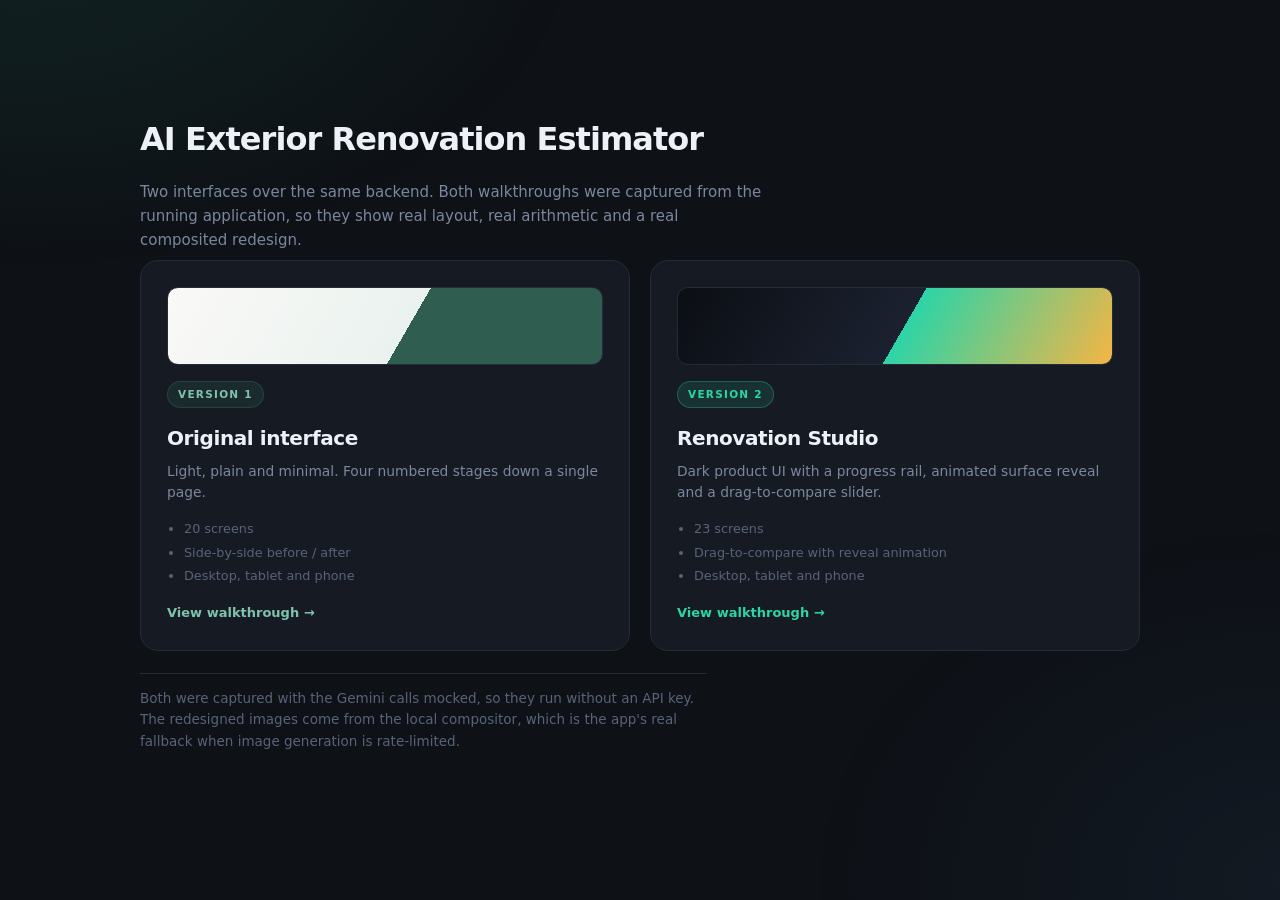
<file: docs/index.html>
<!doctype html>
<html lang="en">
<head>
<meta charset="utf-8">
<meta name="viewport" content="width=device-width, initial-scale=1">
<title>AI Exterior Renovation Estimator — UI Walkthroughs</title>
<style>
  :root{
    --bg:#0e1116; --panel:#161b23; --line:#252c38;
    --ink:#eef2f8; --ink-2:#aab4c6; --ink-3:#7b879e; --ink-4:#58637a;
    --teal:#2dd4a7; --green:#2f5d50;
  }
  *{box-sizing:border-box}
  body{
    margin:0;min-height:100vh;background:var(--bg);color:var(--ink);
    font:15px/1.6 -apple-system,BlinkMacSystemFont,"Segoe UI",system-ui,sans-serif;
    -webkit-font-smoothing:antialiased;
    display:flex;align-items:center;justify-content:center;padding:40px 24px;
  }
  body::before{
    content:"";position:fixed;inset:-30%;z-index:-1;pointer-events:none;
    background:radial-gradient(44% 38% at 20% 14%,rgba(45,212,167,.09),transparent 62%),
               radial-gradient(40% 42% at 82% 80%,rgba(90,169,255,.06),transparent 60%);
  }
  .wrap{max-width:1000px;width:100%}
  h1{margin:0 0 10px;font-size:32px;letter-spacing:-.03em}
  .lede{color:var(--ink-3);max-width:66ch;margin-bottom:8px}
  .note{
    color:var(--ink-4);font-size:13.5px;max-width:66ch;margin-bottom:34px;
    padding-top:14px;border-top:1px solid var(--line);margin-top:22px;
  }
  .cards{display:grid;grid-template-columns:1fr 1fr;gap:20px}
  @media(max-width:760px){.cards{grid-template-columns:1fr}}
  a.card{
    display:block;text-decoration:none;color:inherit;
    background:var(--panel);border:1px solid var(--line);
    border-radius:18px;padding:26px;transition:.18s cubic-bezier(.22,.61,.36,1);
  }
  a.card:hover{transform:translateY(-4px);border-color:#39445a;box-shadow:0 18px 46px rgba(0,0,0,.42)}
  .tag{
    display:inline-block;font-size:10.5px;font-weight:700;letter-spacing:.12em;
    text-transform:uppercase;padding:4px 10px;border-radius:100px;margin-bottom:14px;
  }
  .tag.v1{background:rgba(47,93,80,.24);color:#7fc3ad;border:1px solid rgba(47,93,80,.5)}
  .tag.v2{background:rgba(45,212,167,.12);color:var(--teal);border:1px solid rgba(45,212,167,.3)}
  .card h2{margin:0 0 7px;font-size:20px;letter-spacing:-.02em}
  .card p{margin:0 0 16px;color:var(--ink-3);font-size:13.8px;line-height:1.55}
  .swatch{height:78px;border-radius:11px;margin-bottom:16px;border:1px solid var(--line)}
  .swatch.v1{background:linear-gradient(120deg,#faf9f7 0%,#eaf2ef 55%,#2f5d50 55%,#2f5d50 100%)}
  .swatch.v2{background:linear-gradient(120deg,#0b0e13 0%,#1b2130 52%,#2dd4a7 52%,#f5b544 100%)}
  ul{margin:0;padding-left:17px;color:var(--ink-4);font-size:12.8px}
  li{margin-bottom:3px}
  .go{margin-top:16px;font-size:13px;font-weight:600;color:var(--teal)}
  .card.v1 .go{color:#7fc3ad}
</style>
</head>
<body>
<div class="wrap">
  <h1>AI Exterior Renovation Estimator</h1>
  <p class="lede">
    Two interfaces over the same backend. Both walkthroughs were captured from
    the running application, so they show real layout, real arithmetic and a
    real composited redesign.
  </p>

  <div class="cards">
    <a class="card v1" href="v1-demo.html">
      <div class="swatch v1"></div>
      <span class="tag v1">Version 1</span>
      <h2>Original interface</h2>
      <p>Light, plain and minimal. Four numbered stages down a single page.</p>
      <ul>
        <li>20 screens</li>
        <li>Side-by-side before / after</li>
        <li>Desktop, tablet and phone</li>
      </ul>
      <div class="go">View walkthrough →</div>
    </a>

    <a class="card v2" href="v2-demo.html">
      <div class="swatch v2"></div>
      <span class="tag v2">Version 2</span>
      <h2>Renovation Studio</h2>
      <p>Dark product UI with a progress rail, animated surface reveal and a
         drag-to-compare slider.</p>
      <ul>
        <li>23 screens</li>
        <li>Drag-to-compare with reveal animation</li>
        <li>Desktop, tablet and phone</li>
      </ul>
      <div class="go">View walkthrough →</div>
    </a>
  </div>

  <p class="note">
    Both were captured with the Gemini calls mocked, so they run without an API
    key. The redesigned images come from the local compositor, which is the
    app's real fallback when image generation is rate-limited.
  </p>
</div>
</body>
</html>
</file>
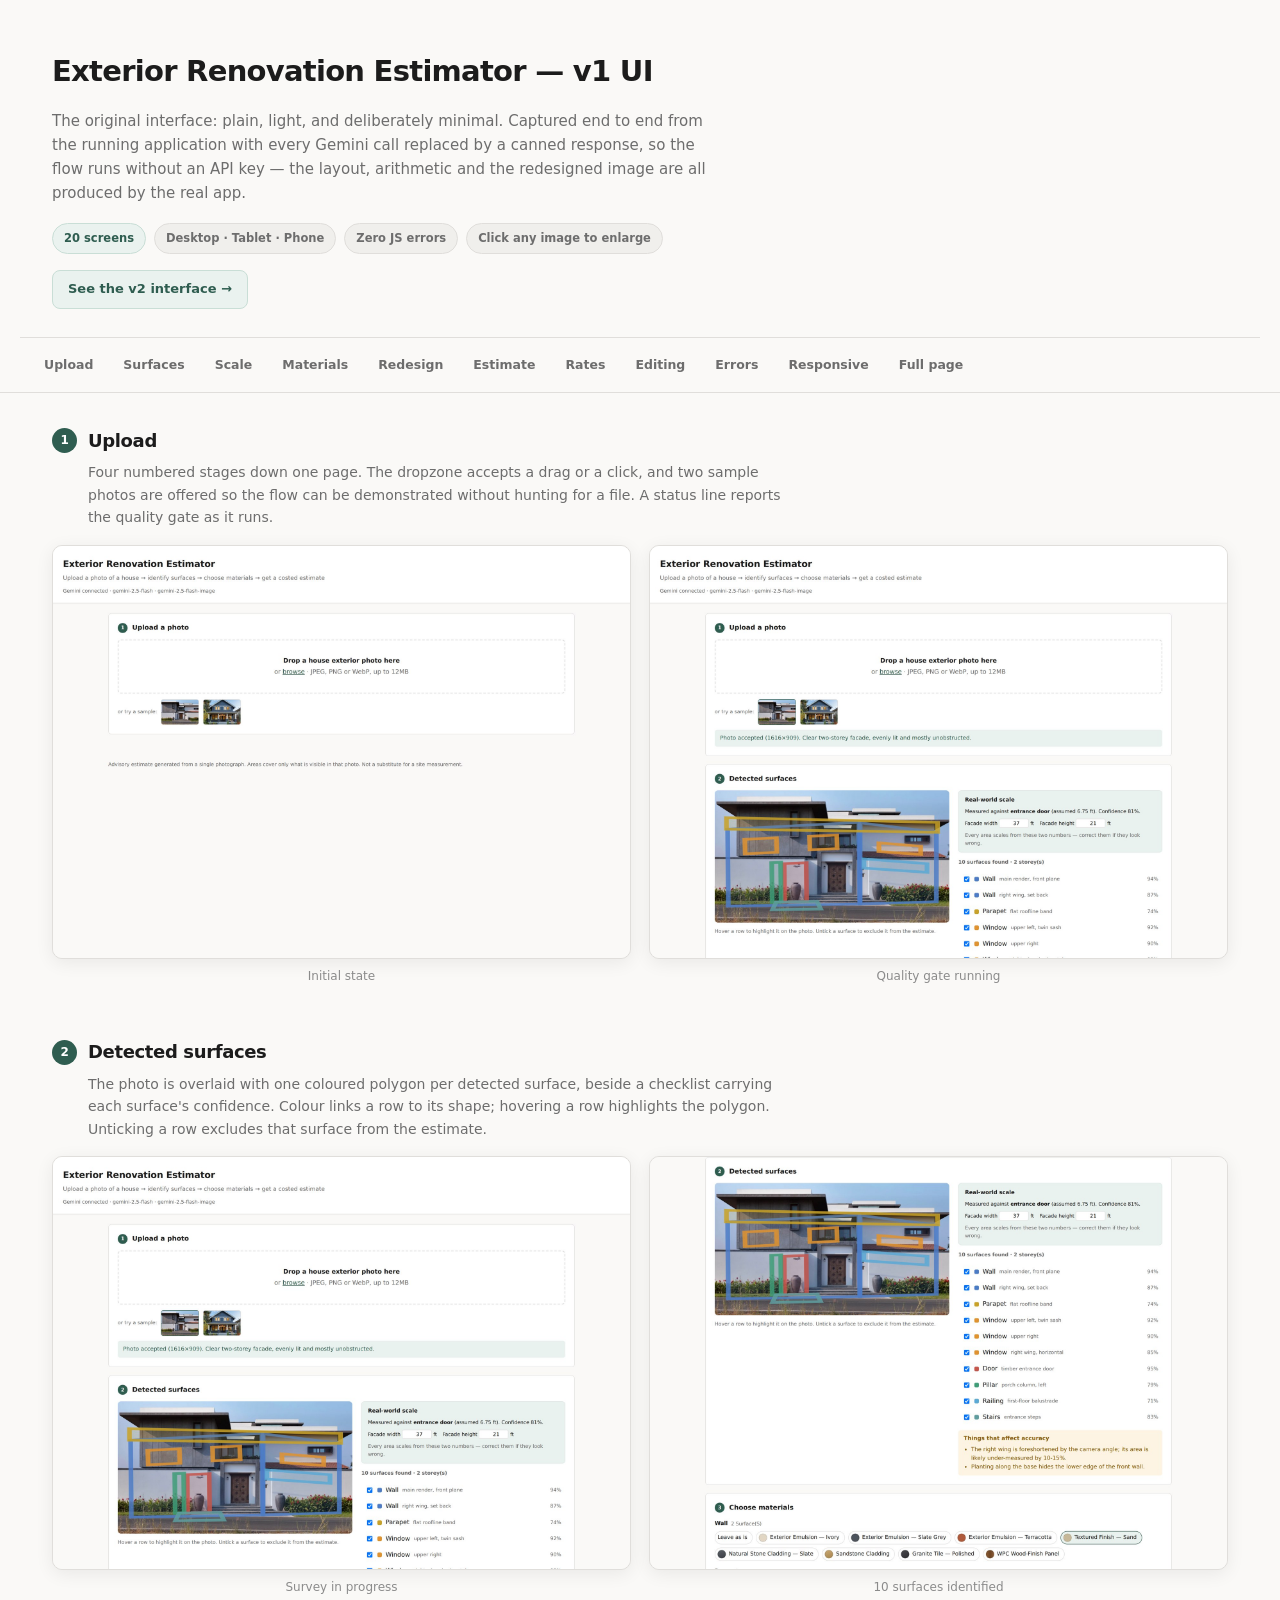
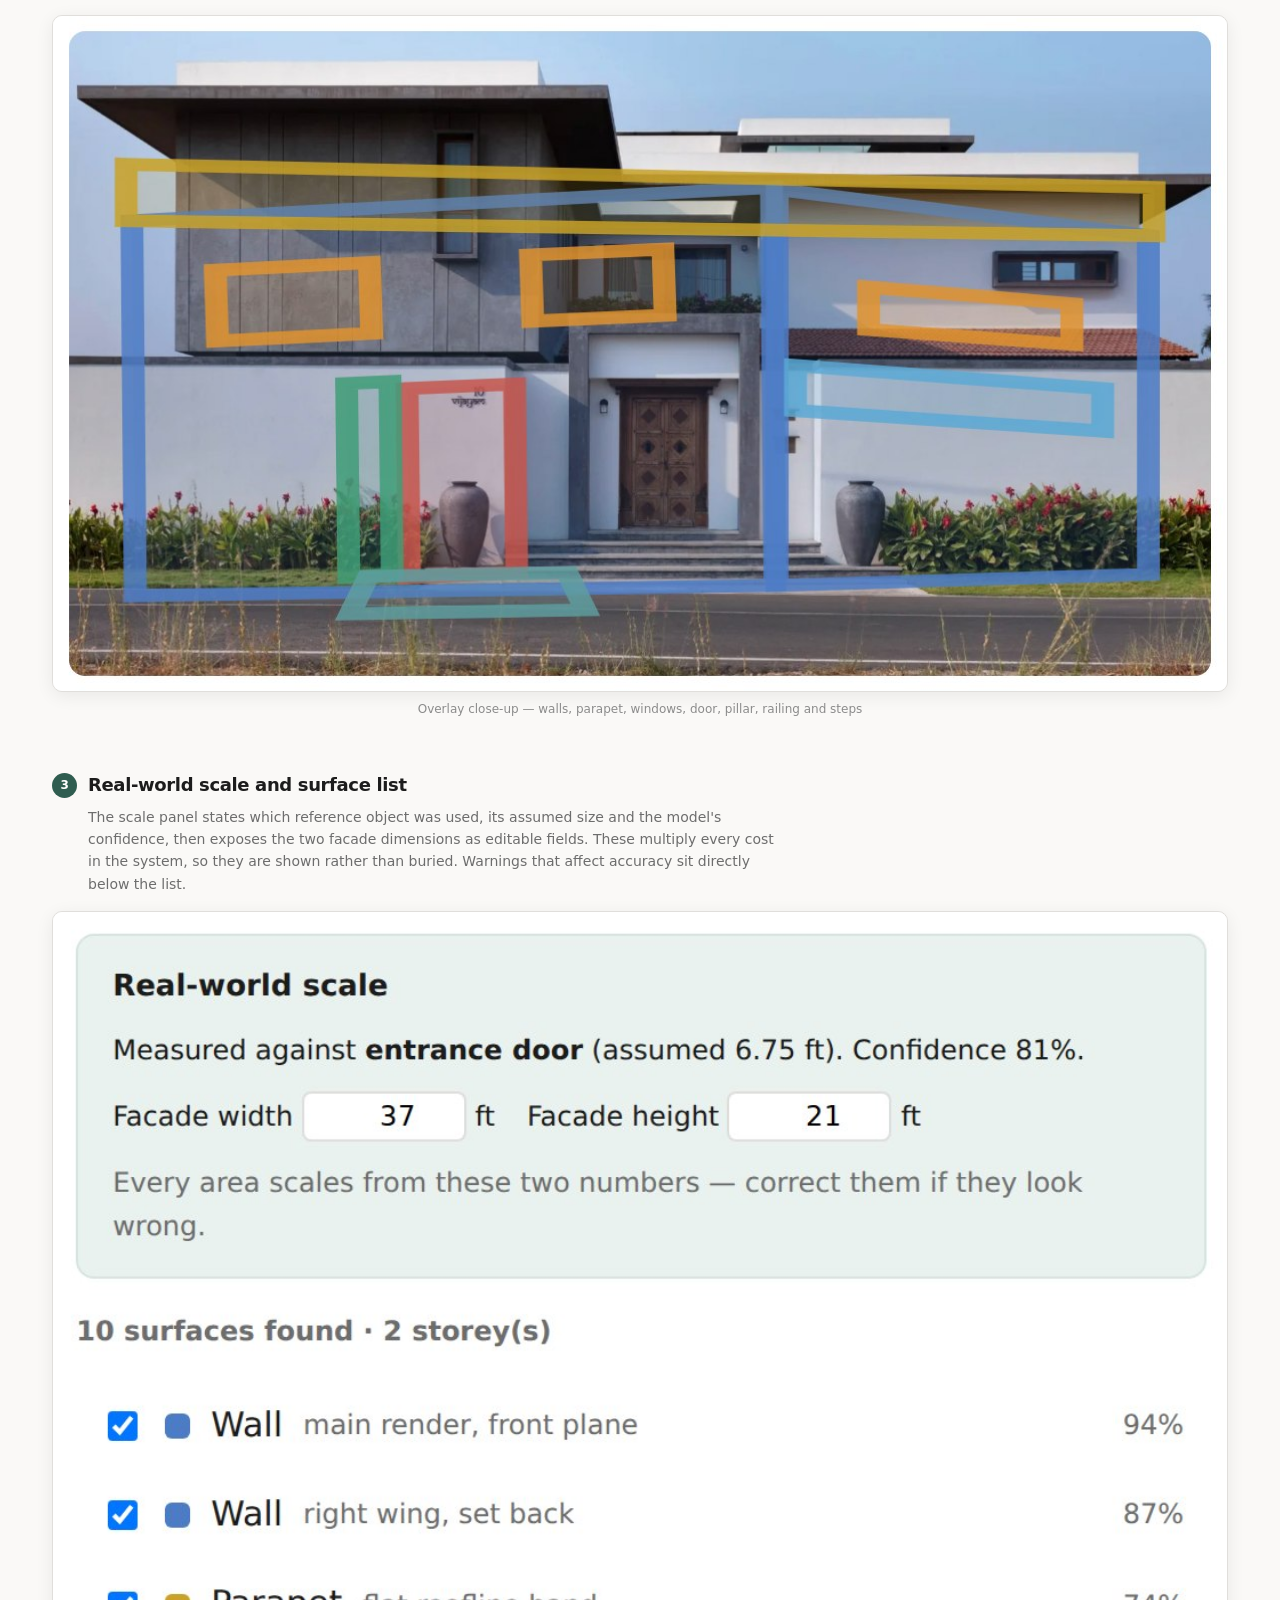
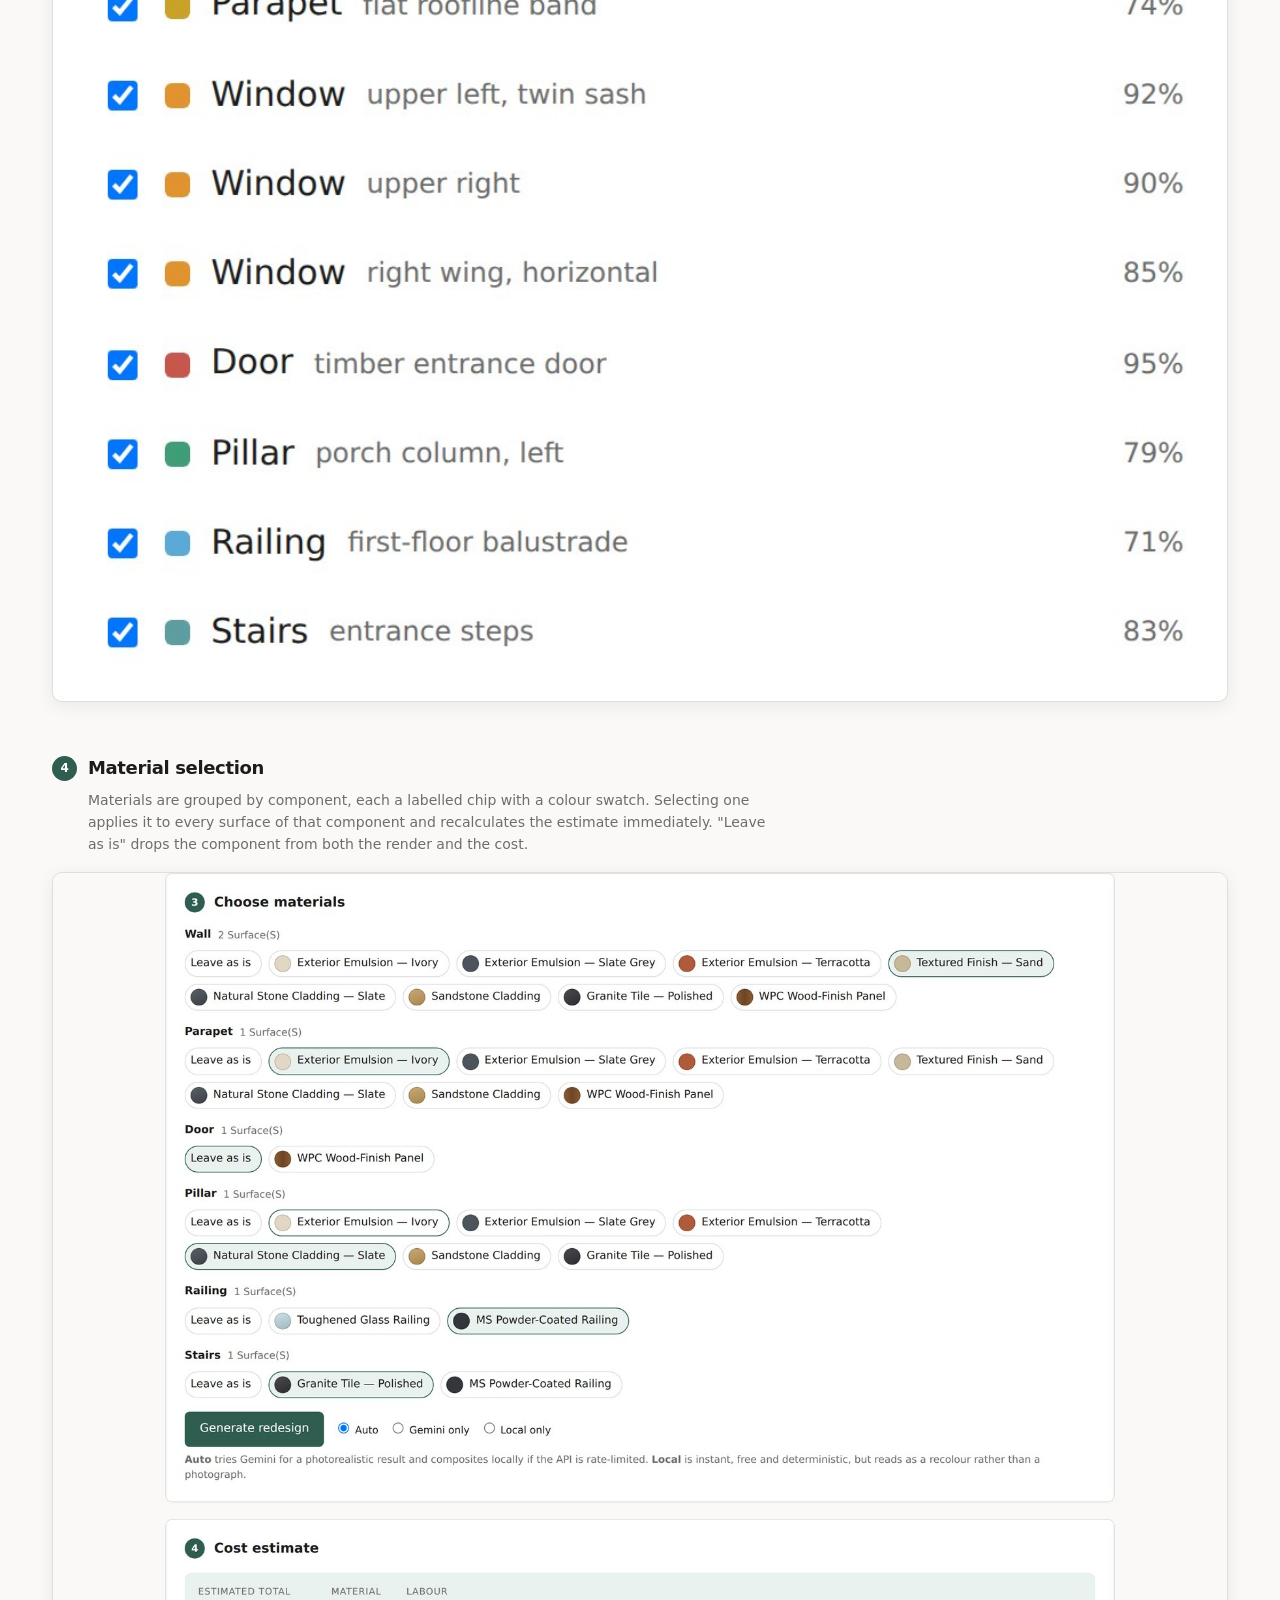
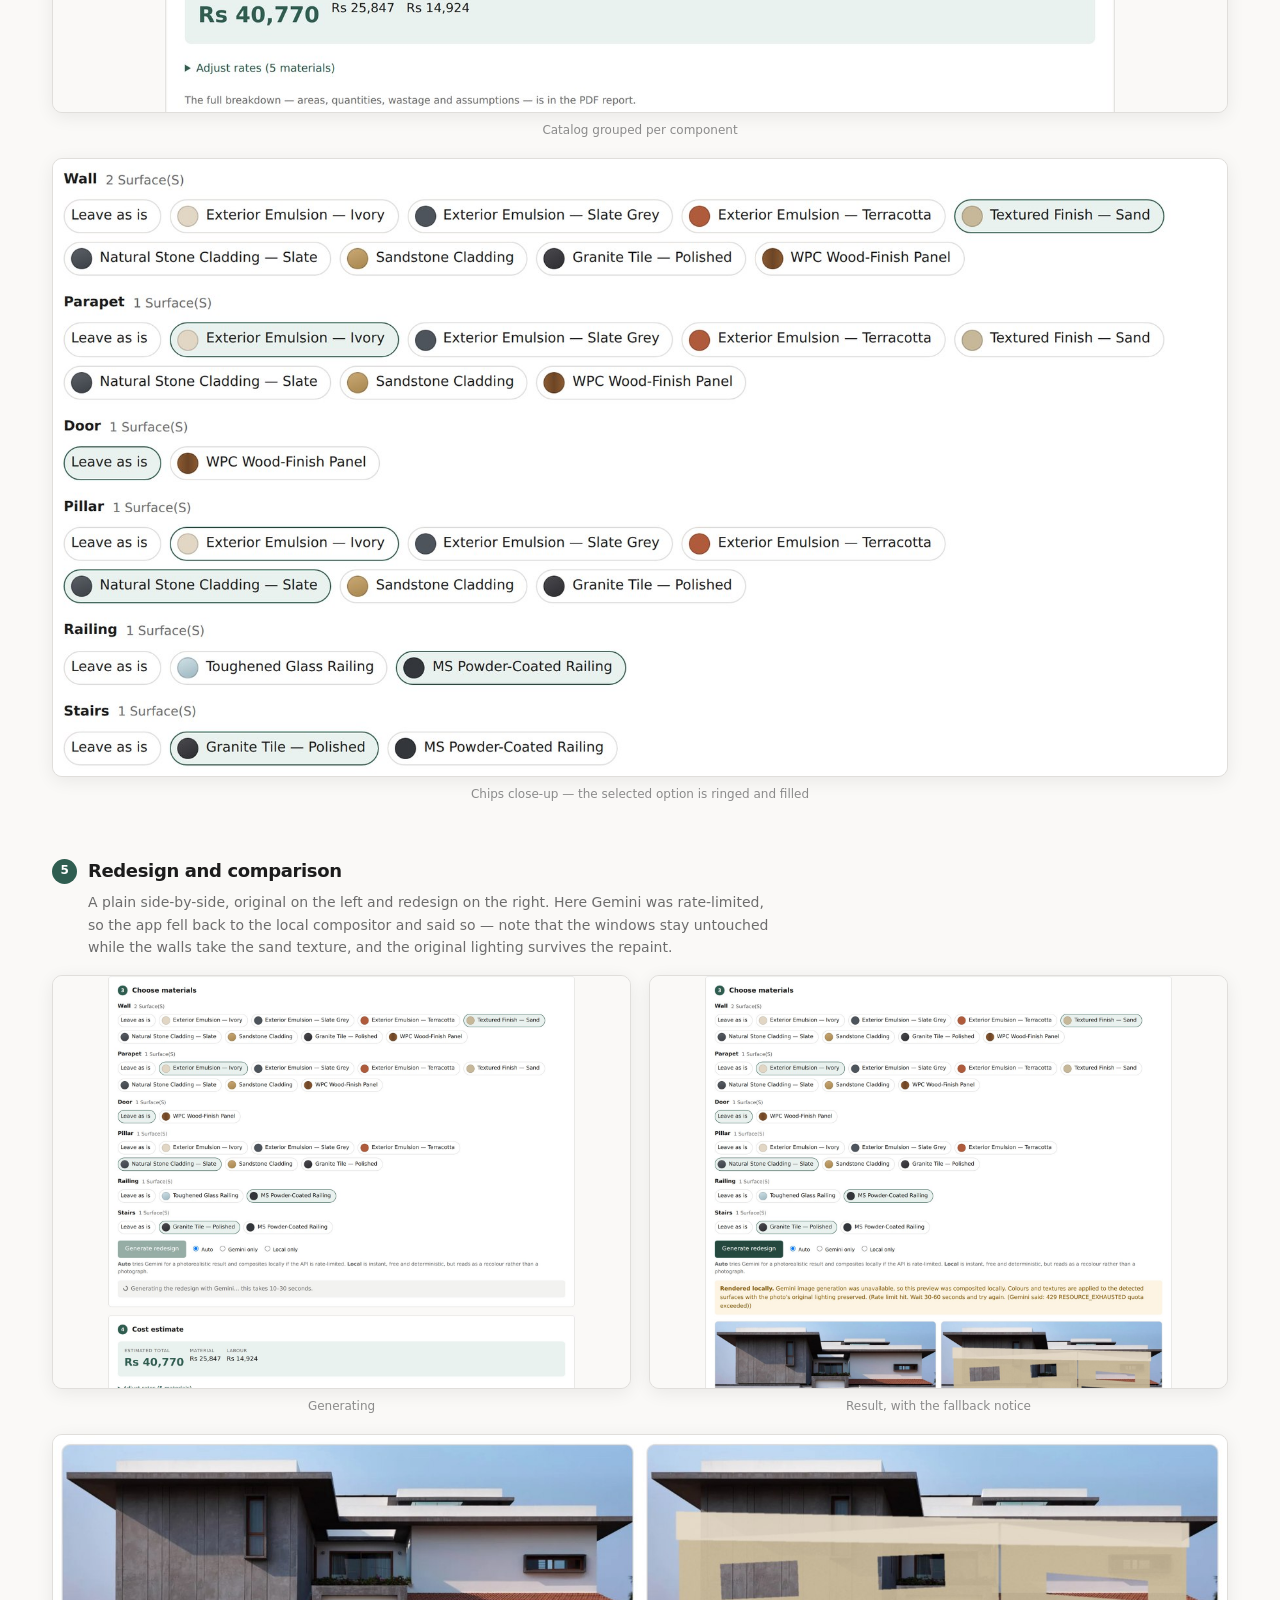
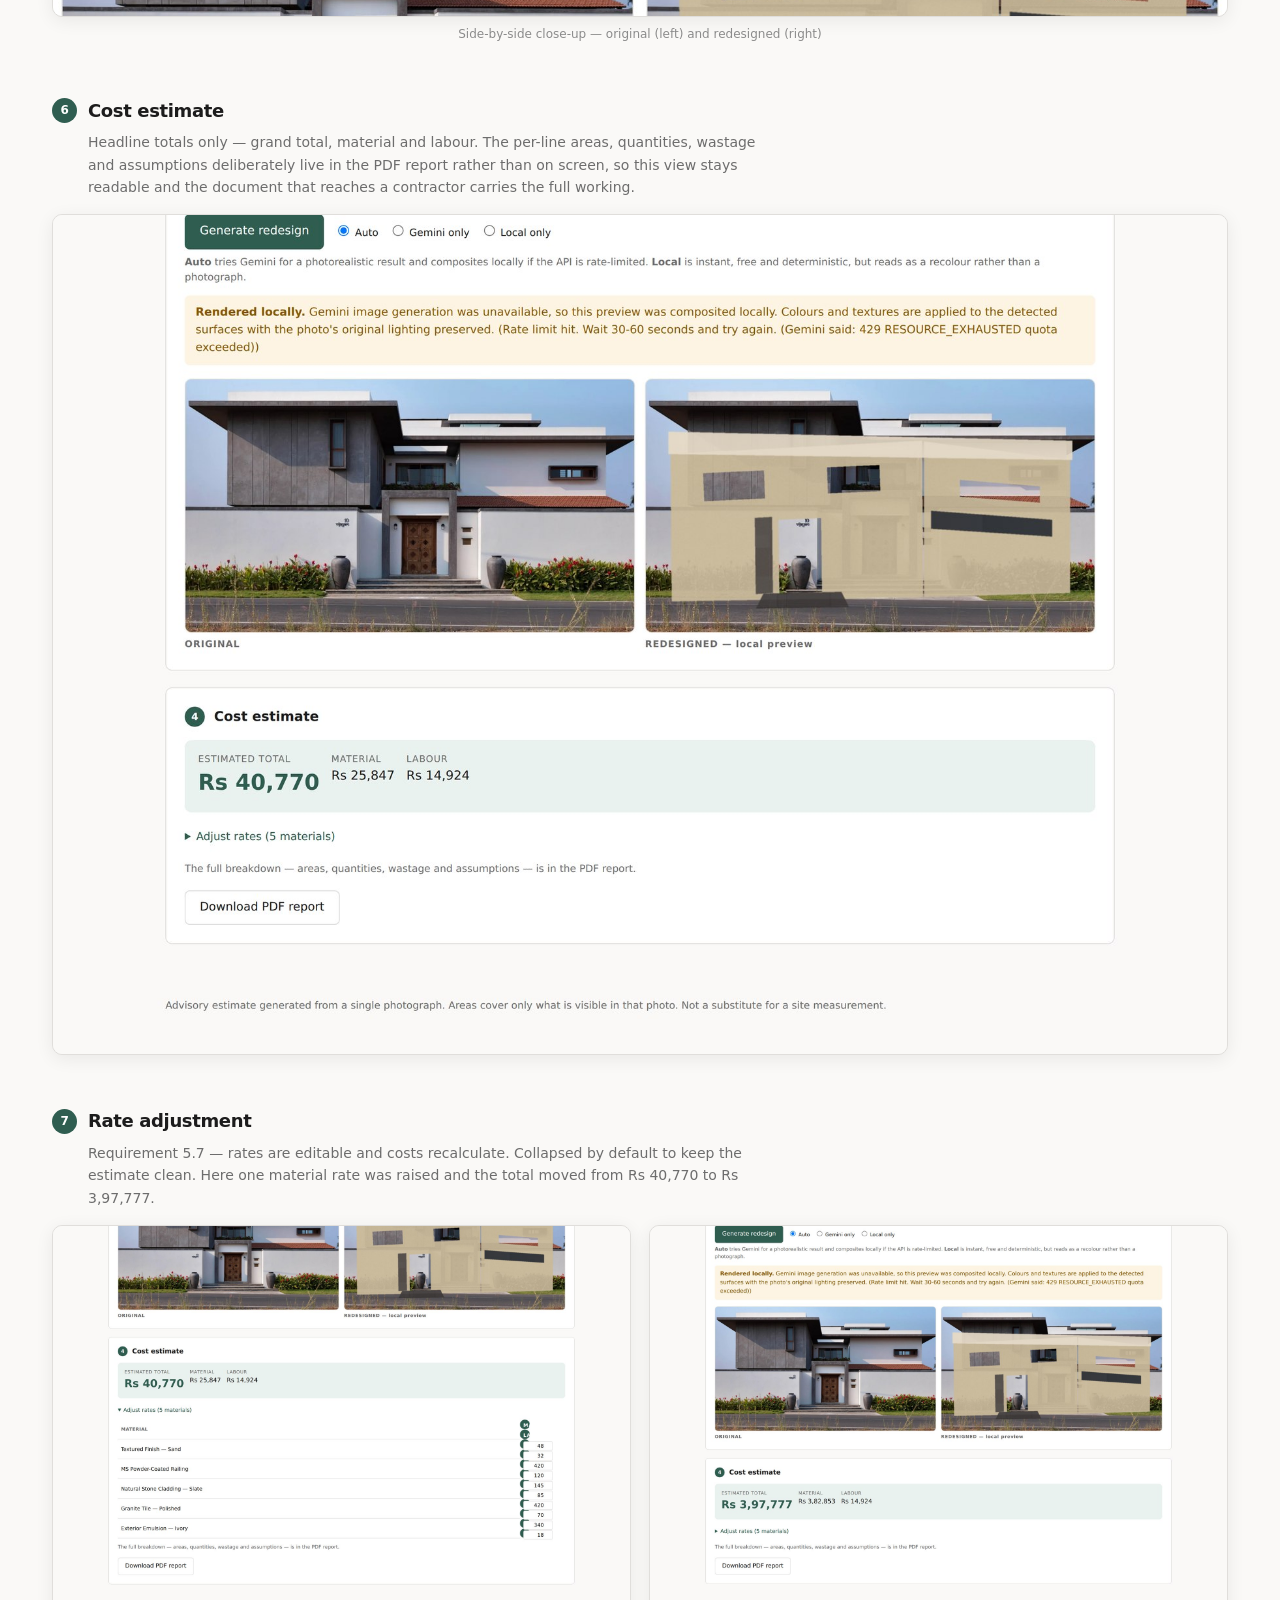
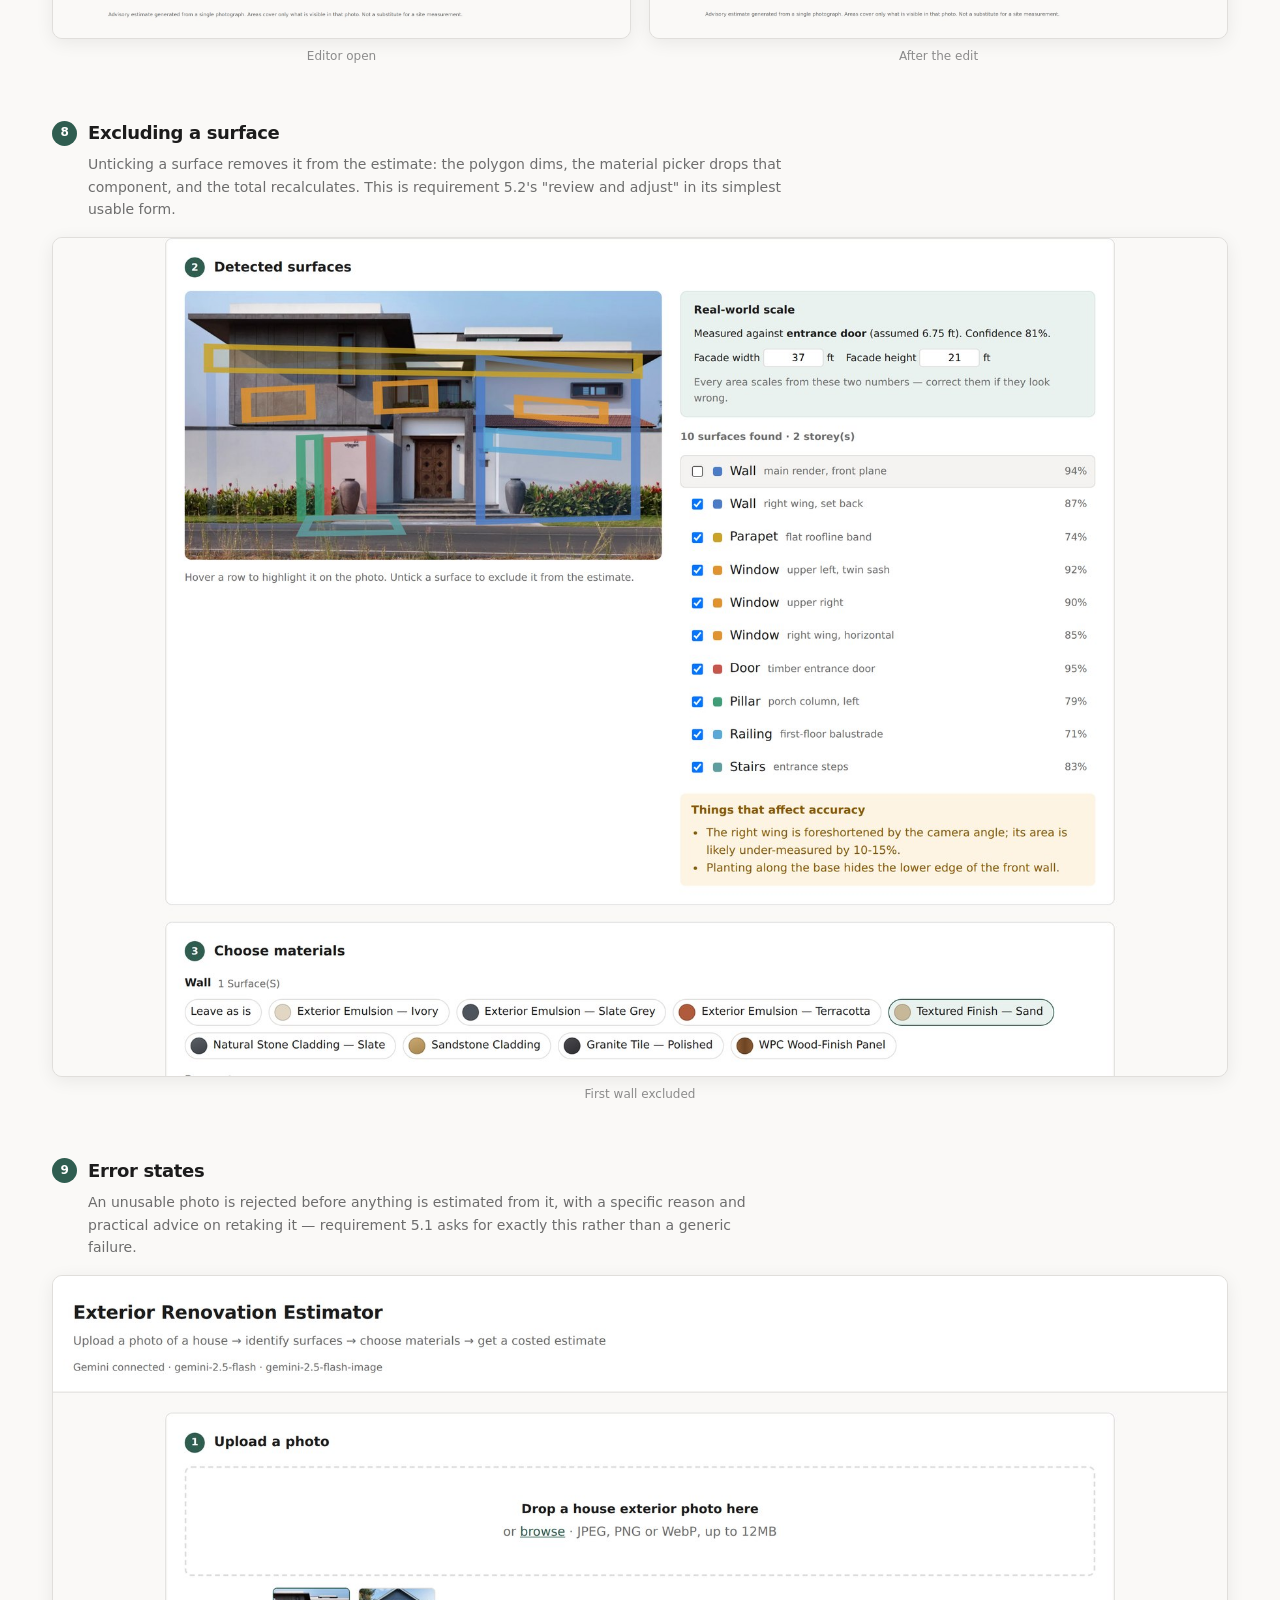
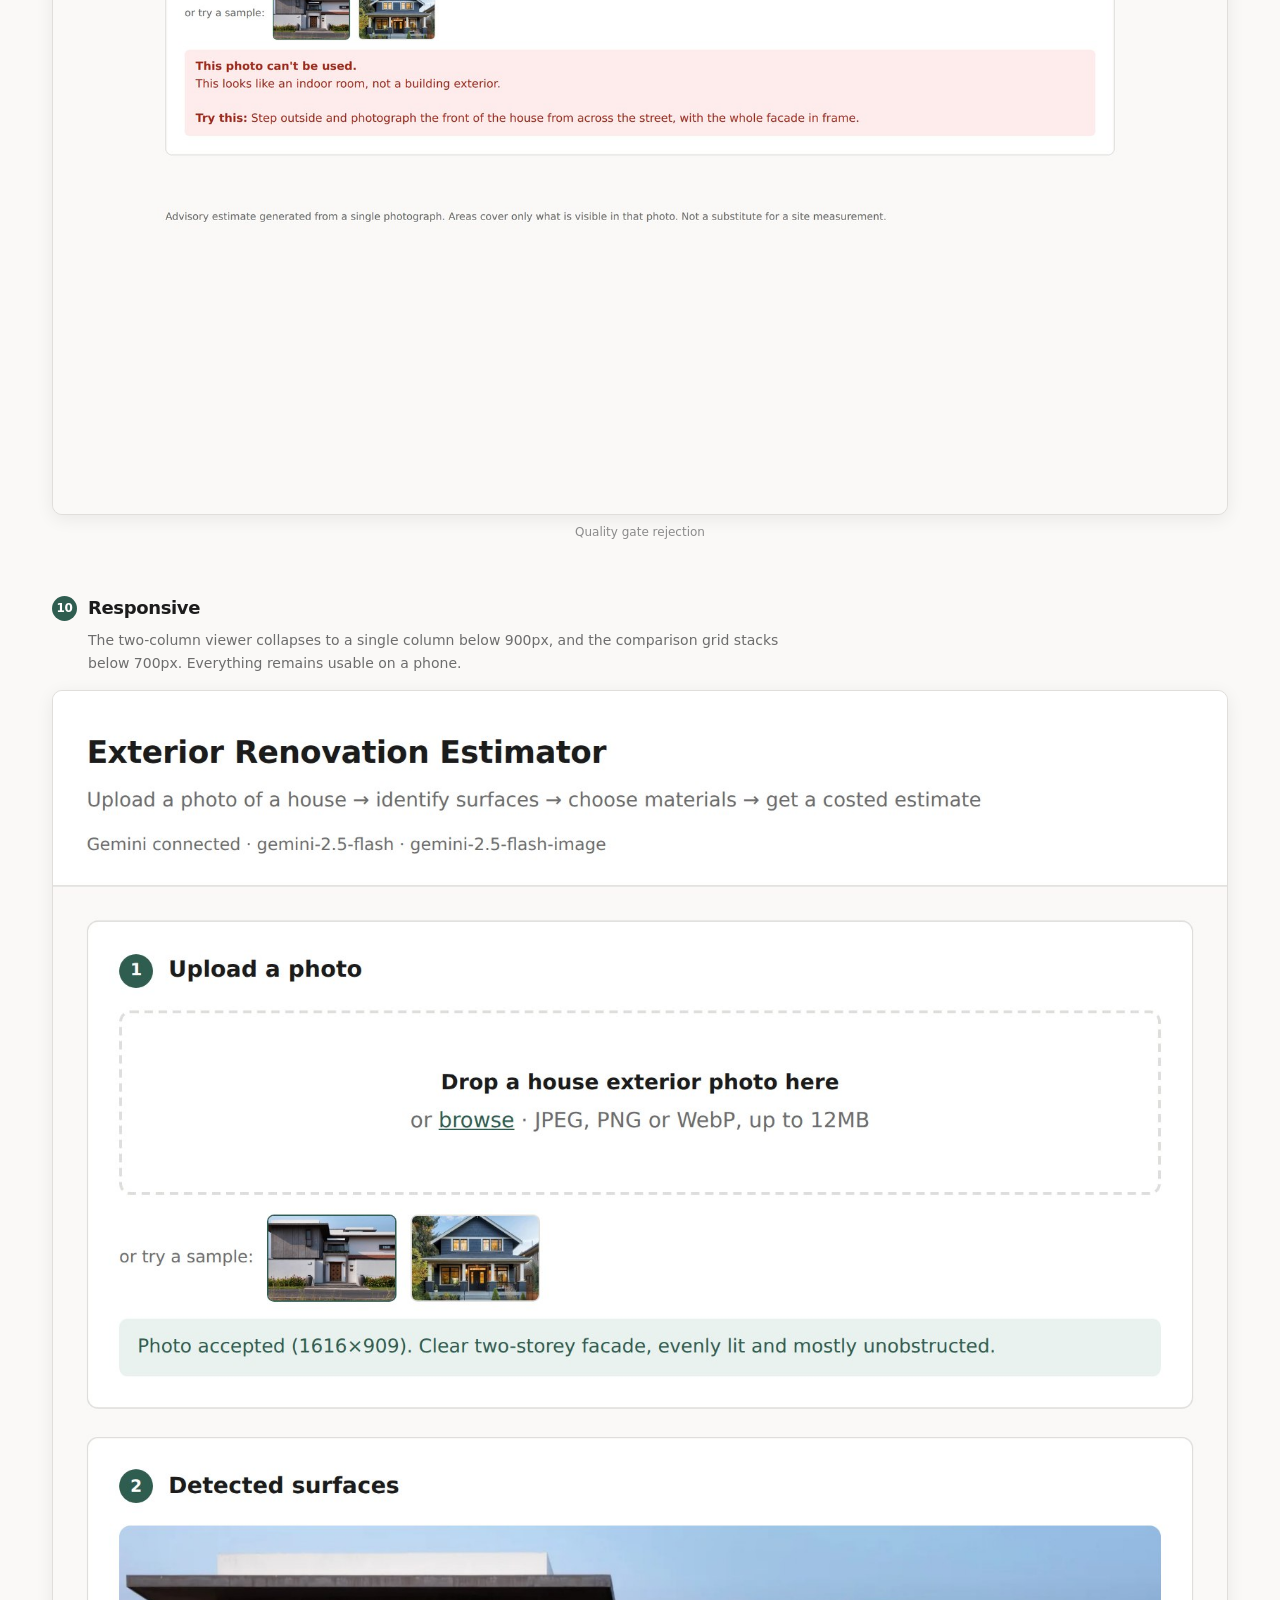
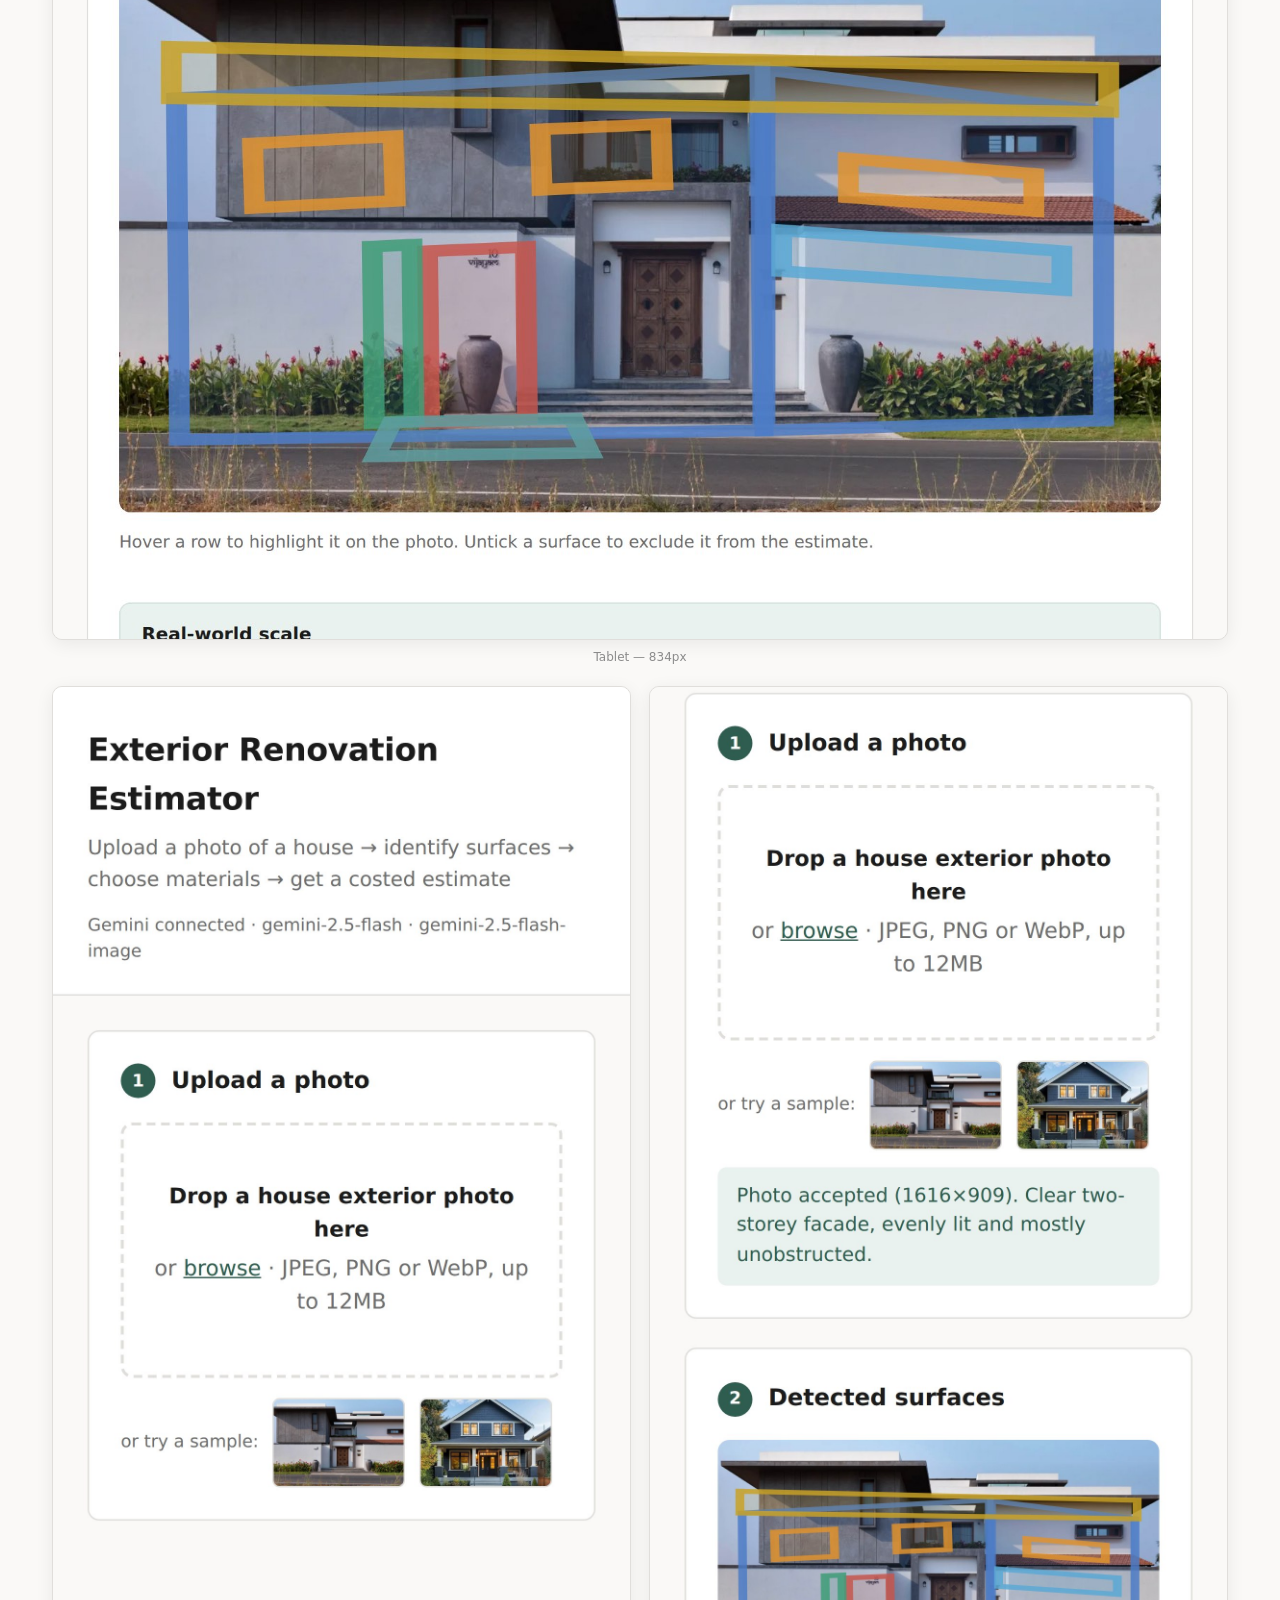
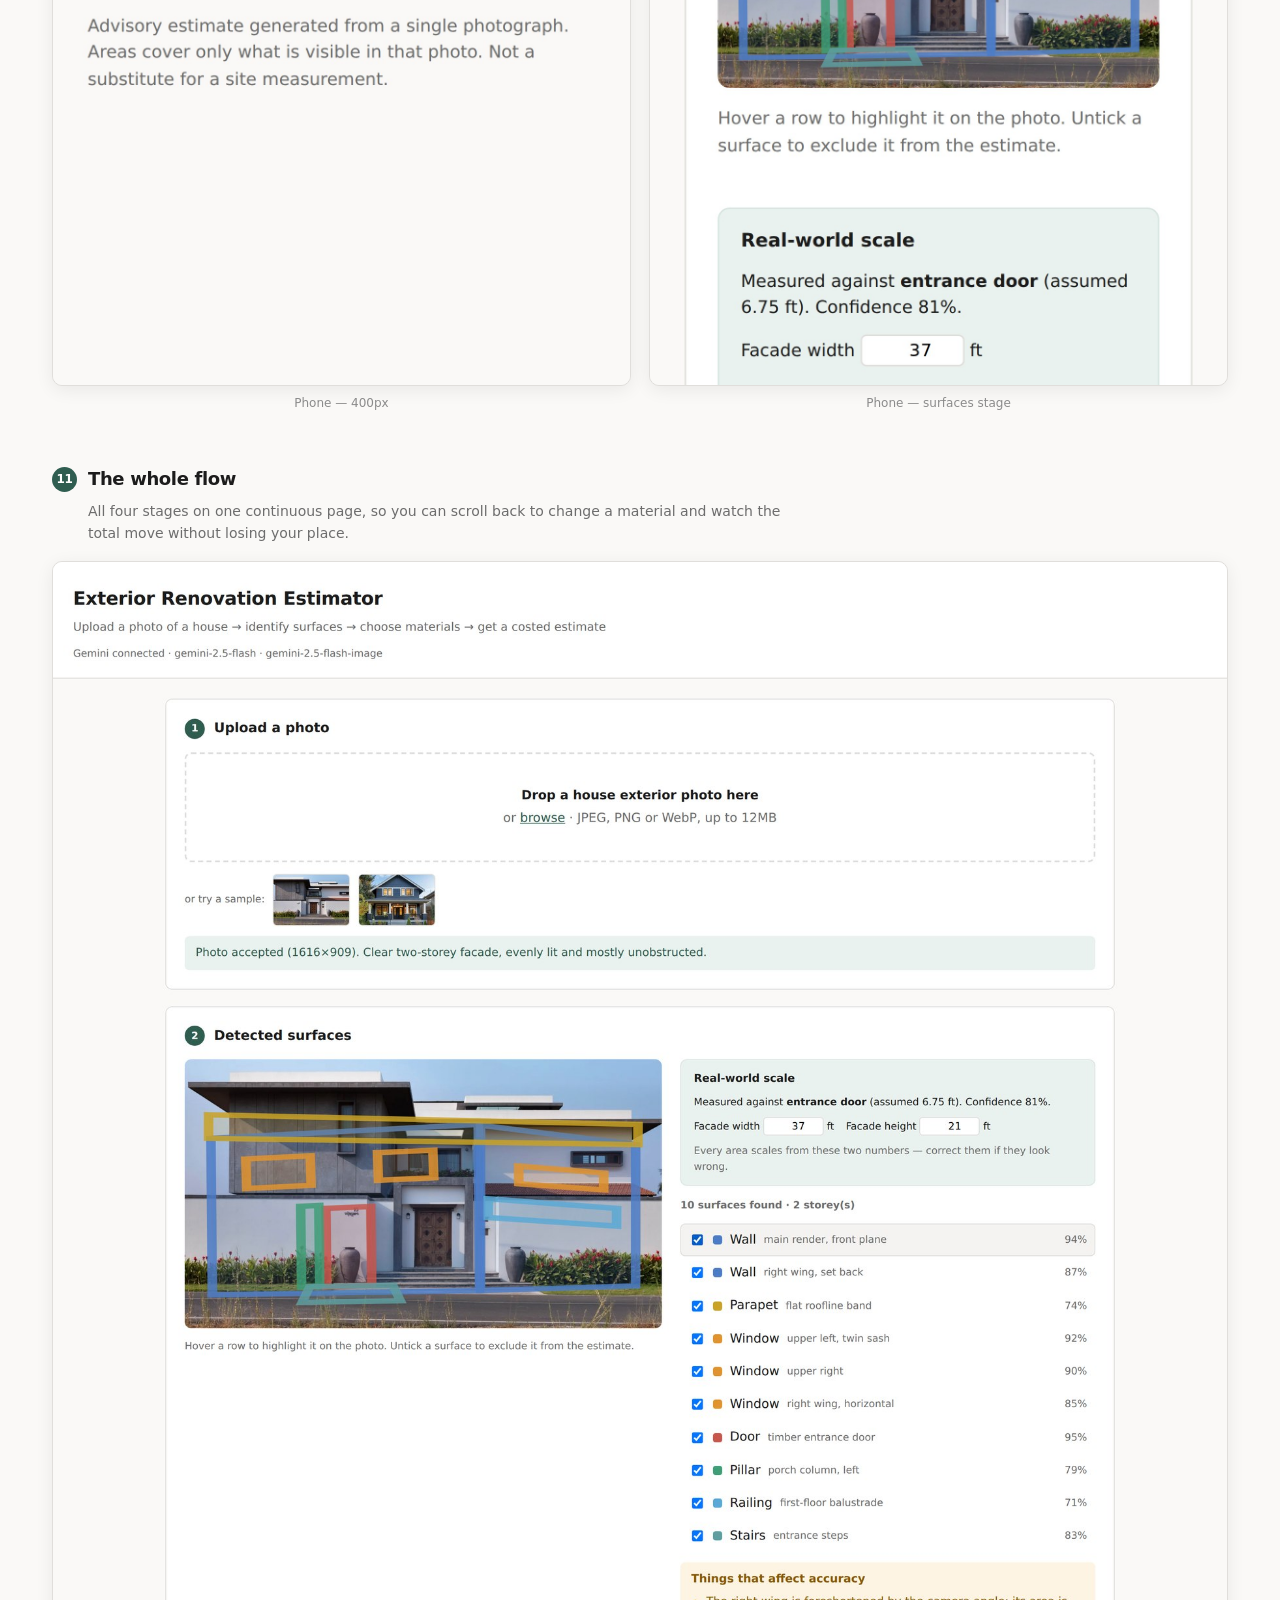
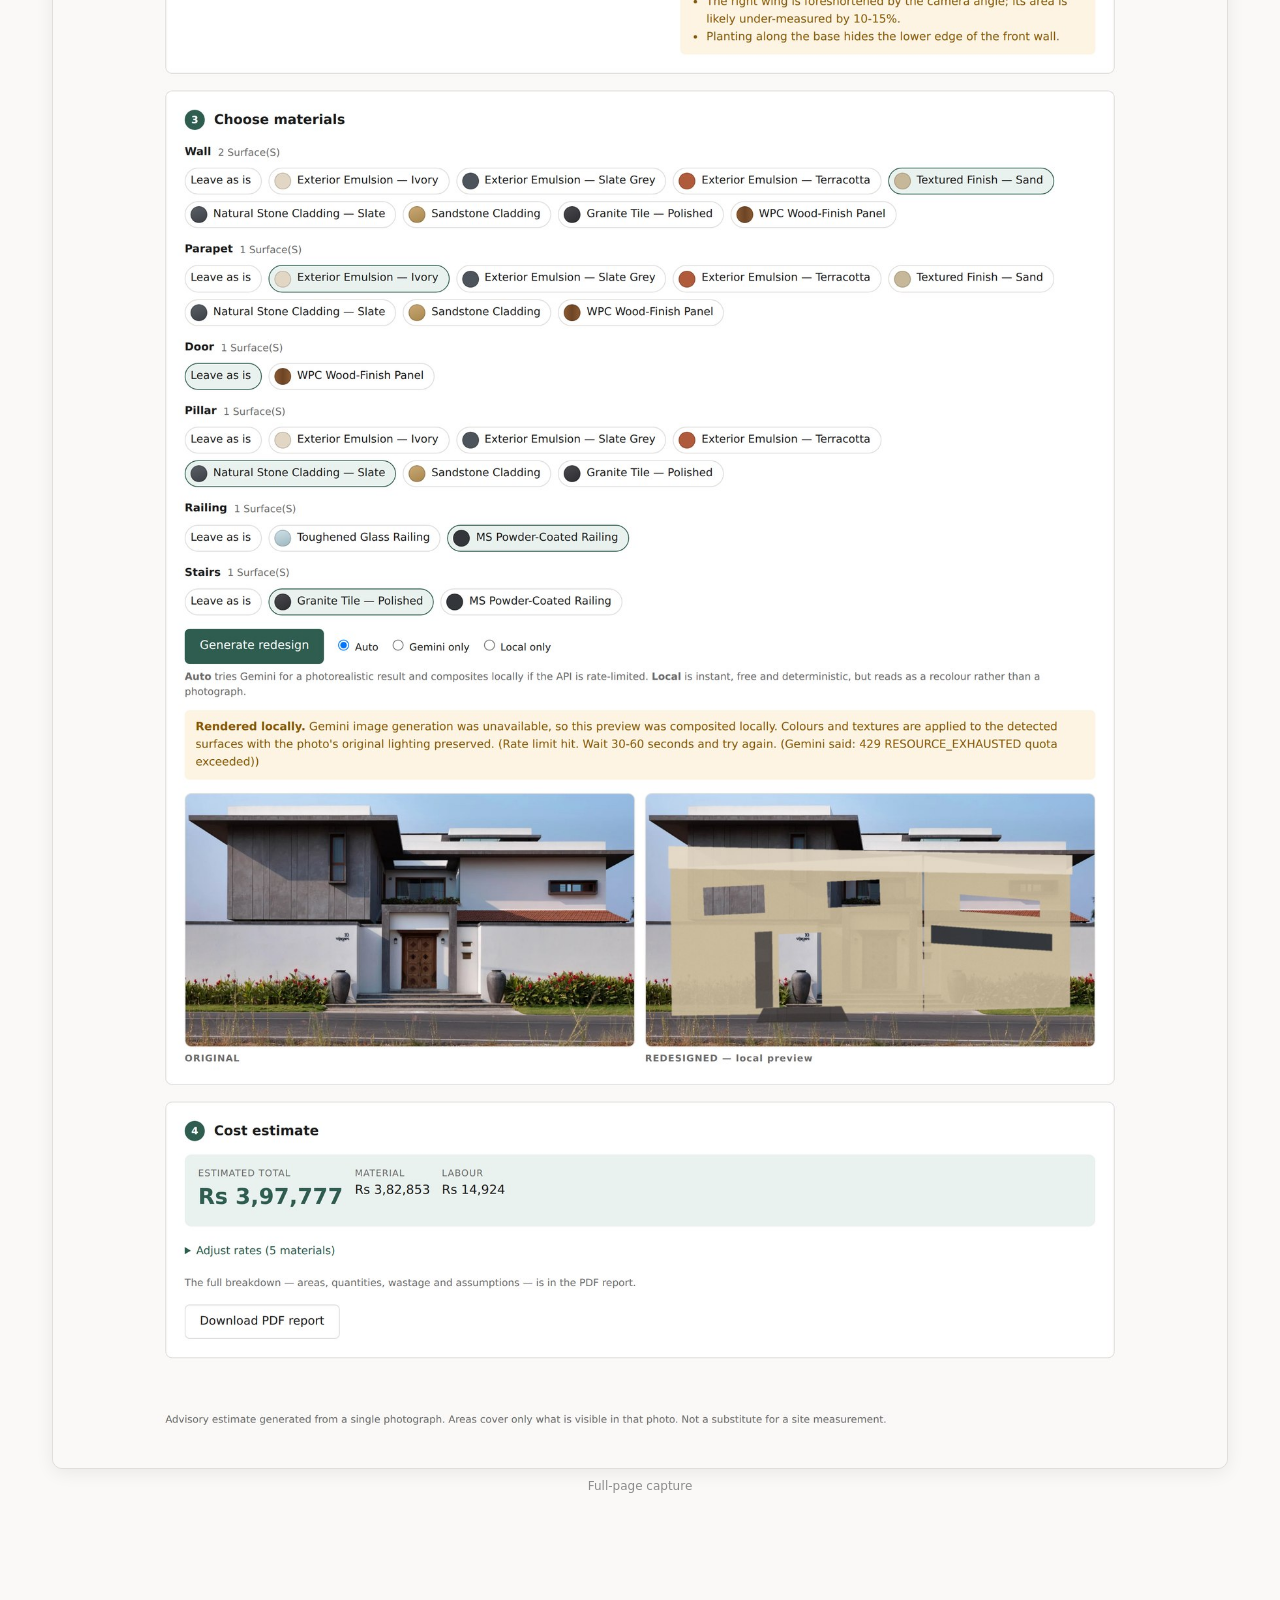
<file: docs/v1-demo.html>
<!doctype html>
<html lang="en">
<head>
<meta charset="utf-8">
<meta name="viewport" content="width=device-width, initial-scale=1">
<title>Exterior Renovation Estimator — v1 UI Walkthrough</title>
<style>
  /* Light theme, matching the v1 interface this documents. */
  :root {
    --bg:#faf9f7; --panel:#fff; --line:#e0dedb;
    --ink:#1c1c1c; --ink-2:#4a4a4a; --ink-3:#6d6d6d; --ink-4:#8b8b8b;
    --accent:#2f5d50; --accent-soft:#eaf2ef; --r:10px;
  }
  *{box-sizing:border-box}
  body{
    margin:0;background:var(--bg);color:var(--ink);
    font:15px/1.6 -apple-system,BlinkMacSystemFont,"Segoe UI",system-ui,sans-serif;
    -webkit-font-smoothing:antialiased;
  }
  header{padding:48px 32px 28px;border-bottom:1px solid var(--line);max-width:1240px;margin:0 auto}
  h1{margin:0 0 8px;font-size:29px;letter-spacing:-.025em}
  .lede{color:var(--ink-3);font-size:15px;max-width:70ch}
  .badges{display:flex;gap:8px;margin-top:18px;flex-wrap:wrap}
  .badge{
    font-size:11.5px;font-weight:600;padding:5px 11px;border-radius:100px;
    background:#f0efec;border:1px solid var(--line);color:var(--ink-3);
  }
  .badge.on{color:var(--accent);border-color:#c9ded6;background:var(--accent-soft)}
  .switch{
    display:inline-block;margin-top:16px;font-size:13px;color:var(--accent);
    text-decoration:none;font-weight:600;padding:8px 15px;border-radius:8px;
    border:1px solid #c9ded6;background:var(--accent-soft);
  }
  .switch:hover{background:#dfeae5}

  main{max-width:1240px;margin:0 auto;padding:34px 32px 90px}
  section{margin-bottom:52px;scroll-margin-top:20px}
  .num{
    display:inline-grid;place-items:center;width:25px;height:25px;border-radius:50%;
    background:var(--accent);color:#fff;font-size:12px;font-weight:700;margin-right:11px;
  }
  h2{margin:0 0 6px;font-size:18px;letter-spacing:-.02em;display:flex;align-items:center}
  .cap{color:var(--ink-3);font-size:14px;margin:0 0 16px 36px;max-width:78ch}
  figure{margin:0}
  img{
    width:100%;display:block;border-radius:var(--r);
    border:1px solid var(--line);box-shadow:0 4px 18px rgba(0,0,0,.07);
    cursor:zoom-in;background:#fff;
  }
  .row{display:grid;grid-template-columns:1fr 1fr;gap:18px}
  @media(max-width:880px){.row{grid-template-columns:1fr}}
  .thin{max-width:520px}
  .sub{font-size:12px;color:var(--ink-4);margin-top:8px;text-align:center}

  nav{
    position:sticky;top:0;z-index:20;background:rgba(250,249,247,.93);
    backdrop-filter:blur(12px);border-bottom:1px solid var(--line);
    padding:11px 32px;display:flex;gap:6px;overflow-x:auto;
  }
  nav a{
    color:var(--ink-3);text-decoration:none;font-size:12.5px;font-weight:550;
    padding:6px 12px;border-radius:100px;white-space:nowrap;transition:.14s;
  }
  nav a:hover{background:#efedea;color:var(--ink)}

  #lb{position:fixed;inset:0;z-index:100;background:rgba(20,20,20,.94);display:none;place-items:center;padding:26px;cursor:zoom-out}
  #lb.on{display:grid}
  #lb img{max-width:100%;max-height:94vh;width:auto;object-fit:contain;box-shadow:none;cursor:zoom-out;border:none}
  footer{border-top:1px solid var(--line);padding:26px 32px 60px;max-width:1240px;margin:0 auto;color:var(--ink-4);font-size:13px}
  code{background:#f0efec;padding:2px 6px;border-radius:5px;font-size:12.5px;color:var(--ink-2)}
</style>
</head>
<body>

<header>
  <h1>Exterior Renovation Estimator — v1 UI</h1>
  <p class="lede">
    The original interface: plain, light, and deliberately minimal. Captured end
    to end from the running application with every Gemini call replaced by a
    canned response, so the flow runs without an API key — the layout,
    arithmetic and the redesigned image are all produced by the real app.
  </p>
  <div class="badges">
    <span class="badge on">20 screens</span>
    <span class="badge">Desktop · Tablet · Phone</span>
    <span class="badge">Zero JS errors</span>
    <span class="badge">Click any image to enlarge</span>
  </div>
  <div><a class="switch" href="v2-demo.html">See the v2 interface →</a></div>
</header>

<nav>
  <a href="#s1">Upload</a>
  <a href="#s2">Surfaces</a>
  <a href="#s3">Scale</a>
  <a href="#s4">Materials</a>
  <a href="#s5">Redesign</a>
  <a href="#s6">Estimate</a>
  <a href="#s7">Rates</a>
  <a href="#s8">Editing</a>
  <a href="#s9">Errors</a>
  <a href="#s10">Responsive</a>
  <a href="#s11">Full page</a>
</nav>

<main>

<section id="s1">
  <h2><span class="num">1</span>Upload</h2>
  <p class="cap">
    Four numbered stages down one page. The dropzone accepts a drag or a click,
    and two sample photos are offered so the flow can be demonstrated without
    hunting for a file. A status line reports the quality gate as it runs.
  </p>
  <div class="row">
    <figure><img src="v1-screens/01_landing.jpg" alt="Landing"><div class="sub">Initial state</div></figure>
    <figure><img src="v1-screens/02_uploading.jpg" alt="Uploading"><div class="sub">Quality gate running</div></figure>
  </div>
</section>

<section id="s2">
  <h2><span class="num">2</span>Detected surfaces</h2>
  <p class="cap">
    The photo is overlaid with one coloured polygon per detected surface, beside
    a checklist carrying each surface's confidence. Colour links a row to its
    shape; hovering a row highlights the polygon. Unticking a row excludes that
    surface from the estimate.
  </p>
  <div class="row">
    <figure><img src="v1-screens/03_analysing.jpg" alt="Analysing"><div class="sub">Survey in progress</div></figure>
    <figure><img src="v1-screens/04_surfaces.jpg" alt="Surfaces"><div class="sub">10 surfaces identified</div></figure>
  </div>
  <figure style="margin-top:18px"><img src="v1-screens/05_overlay.jpg" alt="Overlay close-up">
    <div class="sub">Overlay close-up — walls, parapet, windows, door, pillar, railing and steps</div></figure>
</section>

<section id="s3">
  <h2><span class="num">3</span>Real-world scale and surface list</h2>
  <p class="cap">
    The scale panel states which reference object was used, its assumed size and
    the model's confidence, then exposes the two facade dimensions as editable
    fields. These multiply every cost in the system, so they are shown rather
    than buried. Warnings that affect accuracy sit directly below the list.
  </p>
  <figure><img src="v1-screens/06_scale_regions.jpg" alt="Scale and regions"></figure>
</section>

<section id="s4">
  <h2><span class="num">4</span>Material selection</h2>
  <p class="cap">
    Materials are grouped by component, each a labelled chip with a colour
    swatch. Selecting one applies it to every surface of that component and
    recalculates the estimate immediately. "Leave as is" drops the component
    from both the render and the cost.
  </p>
  <figure><img src="v1-screens/07_materials.jpg" alt="Materials"><div class="sub">Catalog grouped per component</div></figure>
  <figure style="margin-top:18px"><img src="v1-screens/08_material_chips.jpg" alt="Material chips">
    <div class="sub">Chips close-up — the selected option is ringed and filled</div></figure>
</section>

<section id="s5">
  <h2><span class="num">5</span>Redesign and comparison</h2>
  <p class="cap">
    A plain side-by-side, original on the left and redesign on the right. Here
    Gemini was rate-limited, so the app fell back to the local compositor and
    said so — note that the windows stay untouched while the walls take the sand
    texture, and the original lighting survives the repaint.
  </p>
  <div class="row">
    <figure><img src="v1-screens/09_rendering.jpg" alt="Rendering"><div class="sub">Generating</div></figure>
    <figure><img src="v1-screens/10_before_after.jpg" alt="Before after"><div class="sub">Result, with the fallback notice</div></figure>
  </div>
  <figure style="margin-top:18px"><img src="v1-screens/11_compare_closeup.jpg" alt="Comparison close-up">
    <div class="sub">Side-by-side close-up — original (left) and redesigned (right)</div></figure>
</section>

<section id="s6">
  <h2><span class="num">6</span>Cost estimate</h2>
  <p class="cap">
    Headline totals only — grand total, material and labour. The per-line areas,
    quantities, wastage and assumptions deliberately live in the PDF report
    rather than on screen, so this view stays readable and the document that
    reaches a contractor carries the full working.
  </p>
  <figure><img src="v1-screens/12_estimate.jpg" alt="Estimate"></figure>
</section>

<section id="s7">
  <h2><span class="num">7</span>Rate adjustment</h2>
  <p class="cap">
    Requirement 5.7 — rates are editable and costs recalculate. Collapsed by
    default to keep the estimate clean. Here one material rate was raised and
    the total moved from Rs 40,770 to Rs 3,97,777.
  </p>
  <div class="row">
    <figure><img src="v1-screens/13_rate_editor.jpg" alt="Rate editor"><div class="sub">Editor open</div></figure>
    <figure><img src="v1-screens/14_rate_changed.jpg" alt="Rate changed"><div class="sub">After the edit</div></figure>
  </div>
</section>

<section id="s8">
  <h2><span class="num">8</span>Excluding a surface</h2>
  <p class="cap">
    Unticking a surface removes it from the estimate: the polygon dims, the
    material picker drops that component, and the total recalculates. This is
    requirement 5.2's "review and adjust" in its simplest usable form.
  </p>
  <figure><img src="v1-screens/15_surface_excluded.jpg" alt="Surface excluded"><div class="sub">First wall excluded</div></figure>
</section>

<section id="s9">
  <h2><span class="num">9</span>Error states</h2>
  <p class="cap">
    An unusable photo is rejected before anything is estimated from it, with a
    specific reason and practical advice on retaking it — requirement 5.1 asks
    for exactly this rather than a generic failure.
  </p>
  <figure><img src="v1-screens/20_photo_rejected.jpg" alt="Rejected"><div class="sub">Quality gate rejection</div></figure>
</section>

<section id="s10">
  <h2><span class="num">10</span>Responsive</h2>
  <p class="cap">
    The two-column viewer collapses to a single column below 900px, and the
    comparison grid stacks below 700px. Everything remains usable on a phone.
  </p>
  <figure><img src="v1-screens/17_tablet.jpg" alt="Tablet"><div class="sub">Tablet — 834px</div></figure>
  <div class="row" style="margin-top:18px">
    <figure><img src="v1-screens/18_phone_landing.jpg" alt="Phone landing"><div class="sub">Phone — 400px</div></figure>
    <figure><img src="v1-screens/19_phone_surfaces.jpg" alt="Phone surfaces"><div class="sub">Phone — surfaces stage</div></figure>
  </div>
</section>

<section id="s11">
  <h2><span class="num">11</span>The whole flow</h2>
  <p class="cap">
    All four stages on one continuous page, so you can scroll back to change a
    material and watch the total move without losing your place.
  </p>
  <figure><img src="v1-screens/16_full_page.jpg" alt="Full page"><div class="sub">Full-page capture</div></figure>
</section>

</main>

<footer>
  Captured from the running app with <code>app.vision</code> and
  <code>app.redesign</code> mocked — no API key, no network. The redesigned
  image is genuine output from the local compositor
  (<code>app/composite.py</code>). Run the real thing with
  <code>uvicorn app.main:app --port 8000</code> and open <code>/</code>.
  Regenerate these shots with <code>python demo_capture_v1.py</code>.
</footer>

<div id="lb"><img alt=""></div>
<script>
  const lb = document.getElementById('lb'), lbImg = lb.querySelector('img');
  document.querySelectorAll('main img').forEach(i => {
    i.onclick = () => { lbImg.src = i.src; lb.classList.add('on'); };
  });
  lb.onclick = () => lb.classList.remove('on');
  addEventListener('keydown', e => e.key === 'Escape' && lb.classList.remove('on'));
</script>
</body>
</html>
</file>
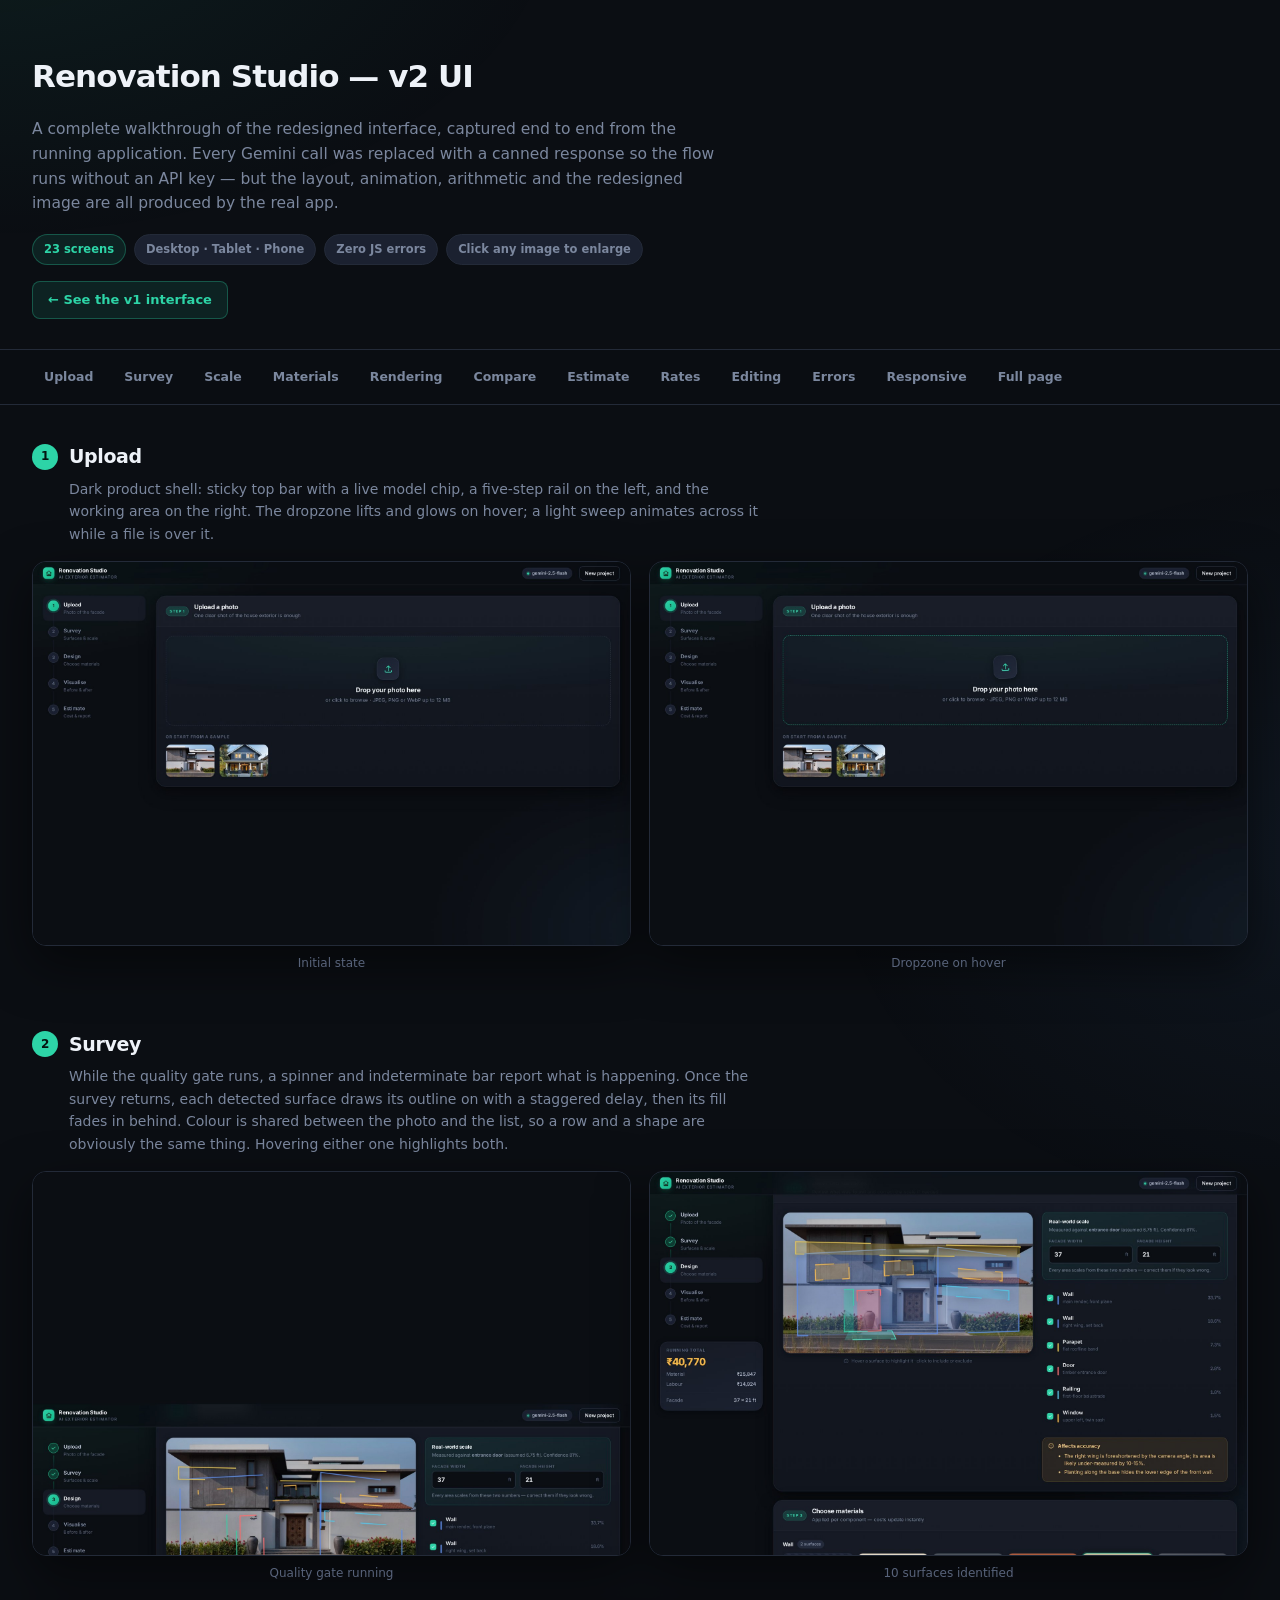
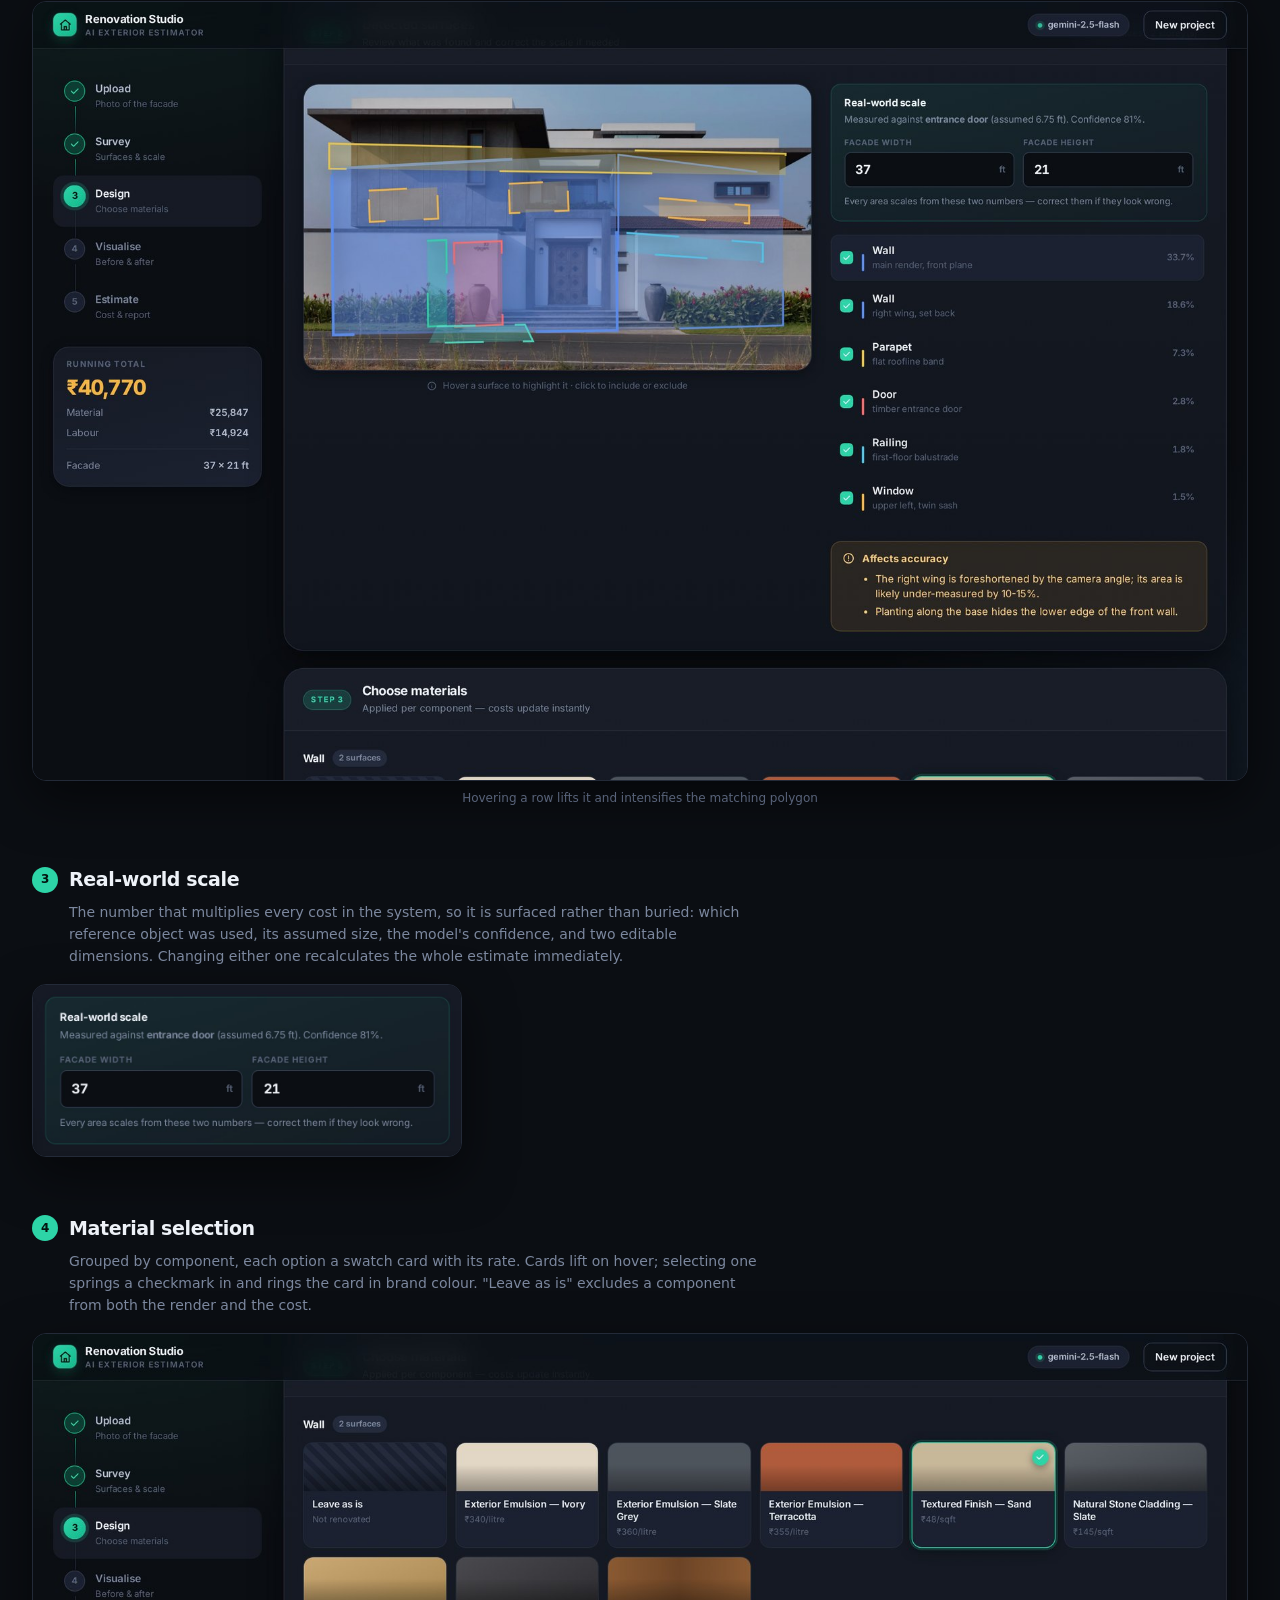
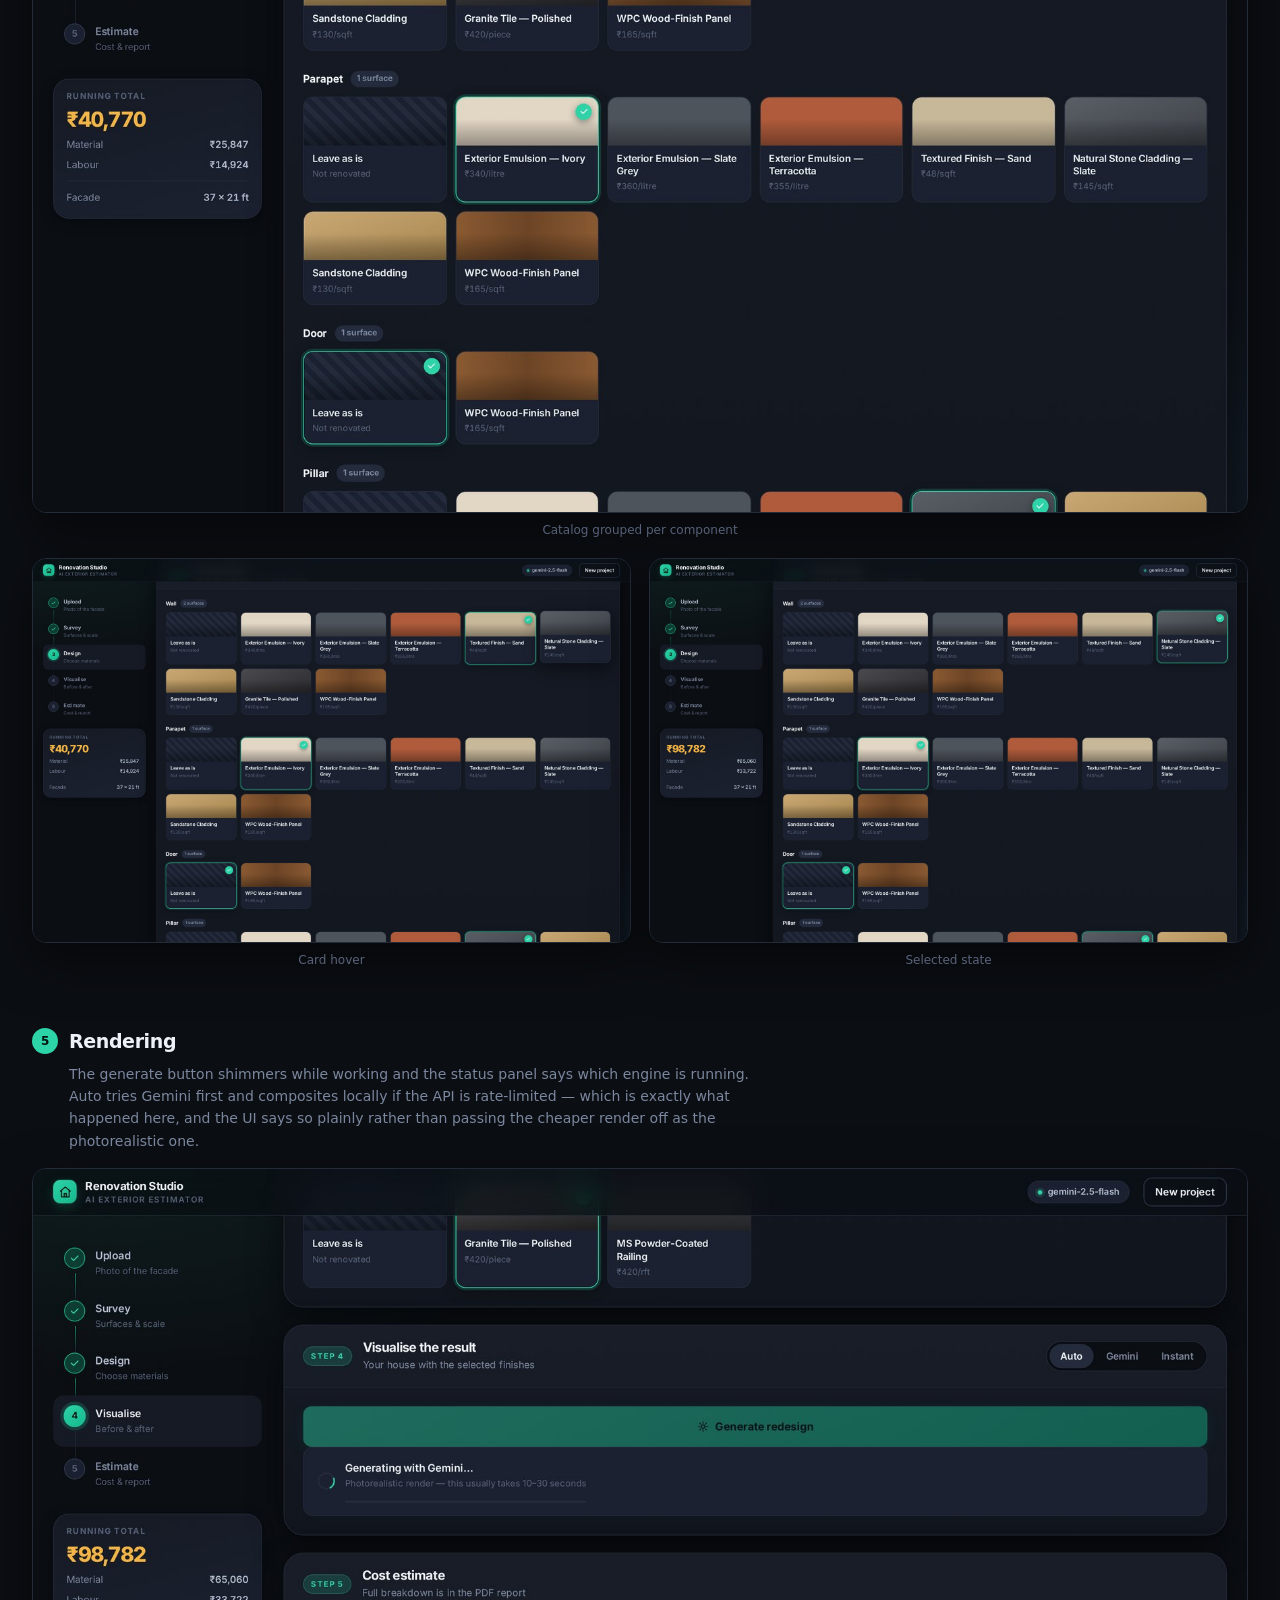
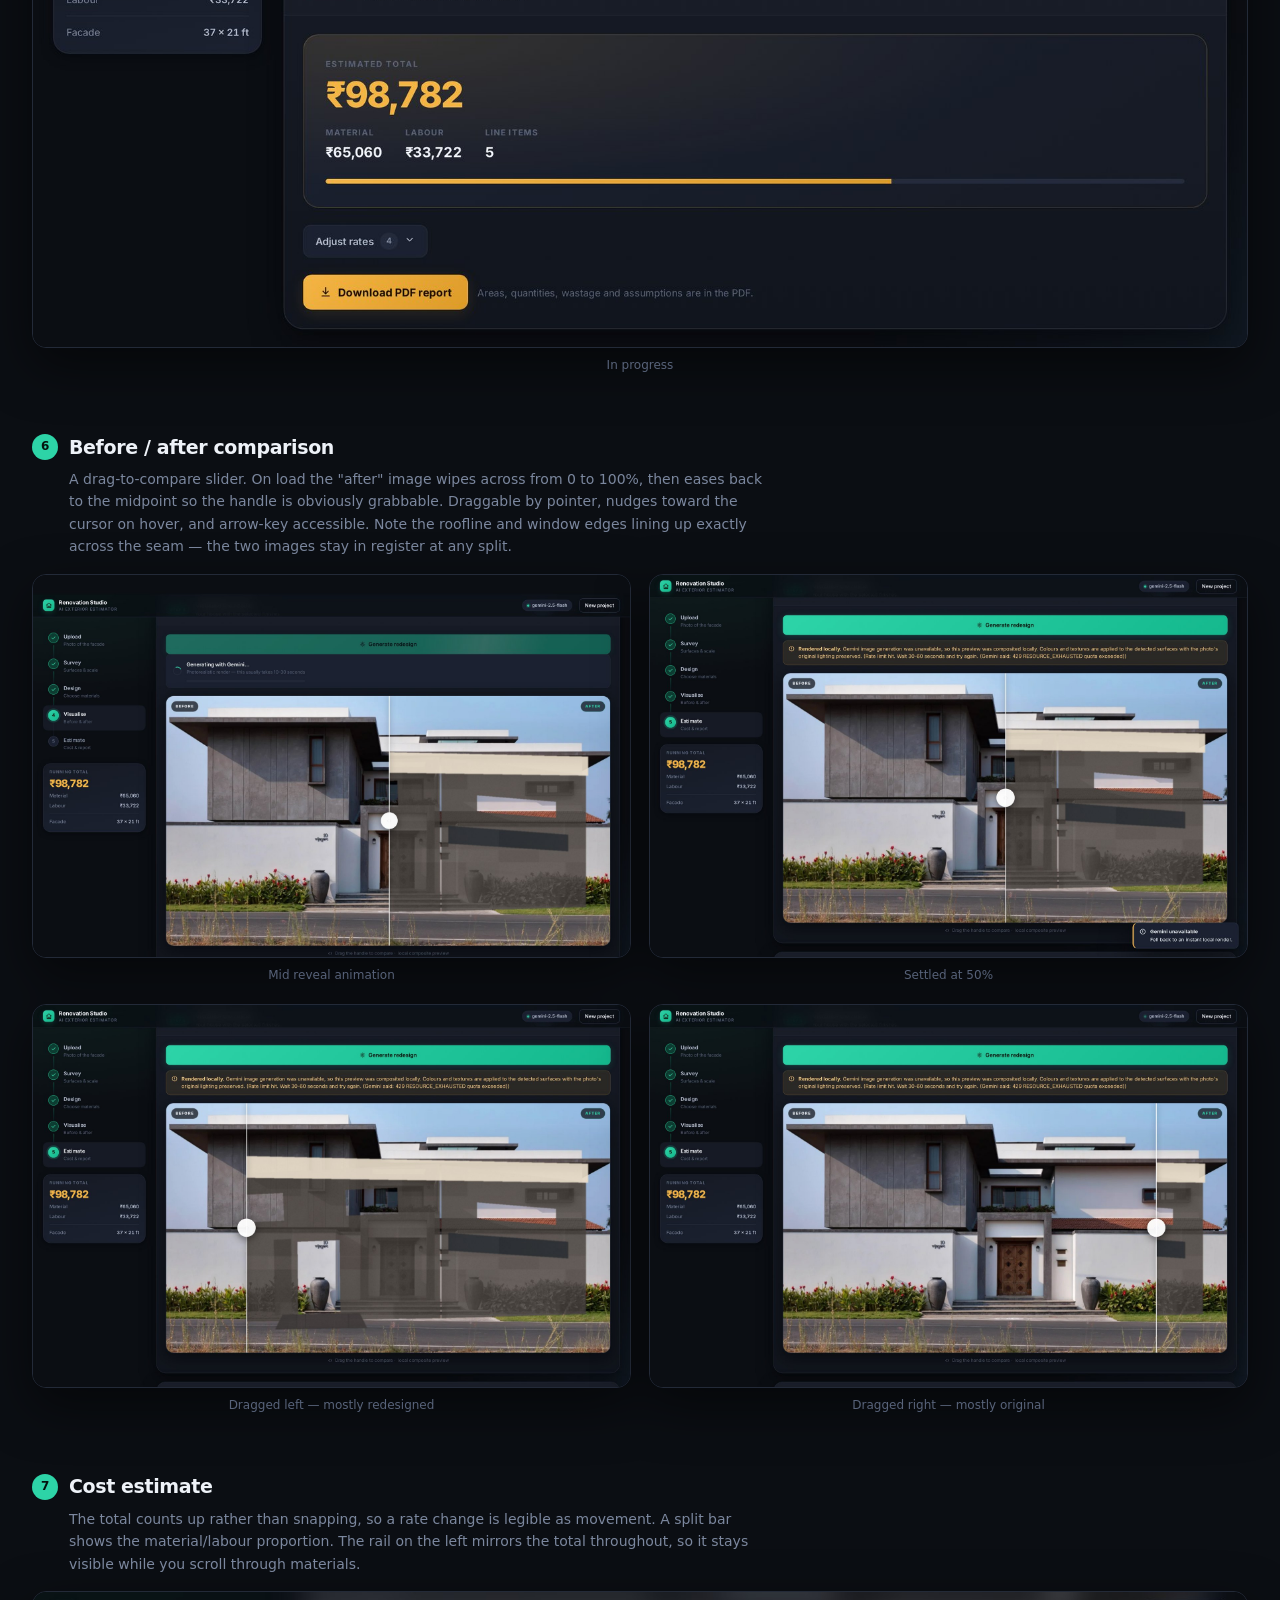
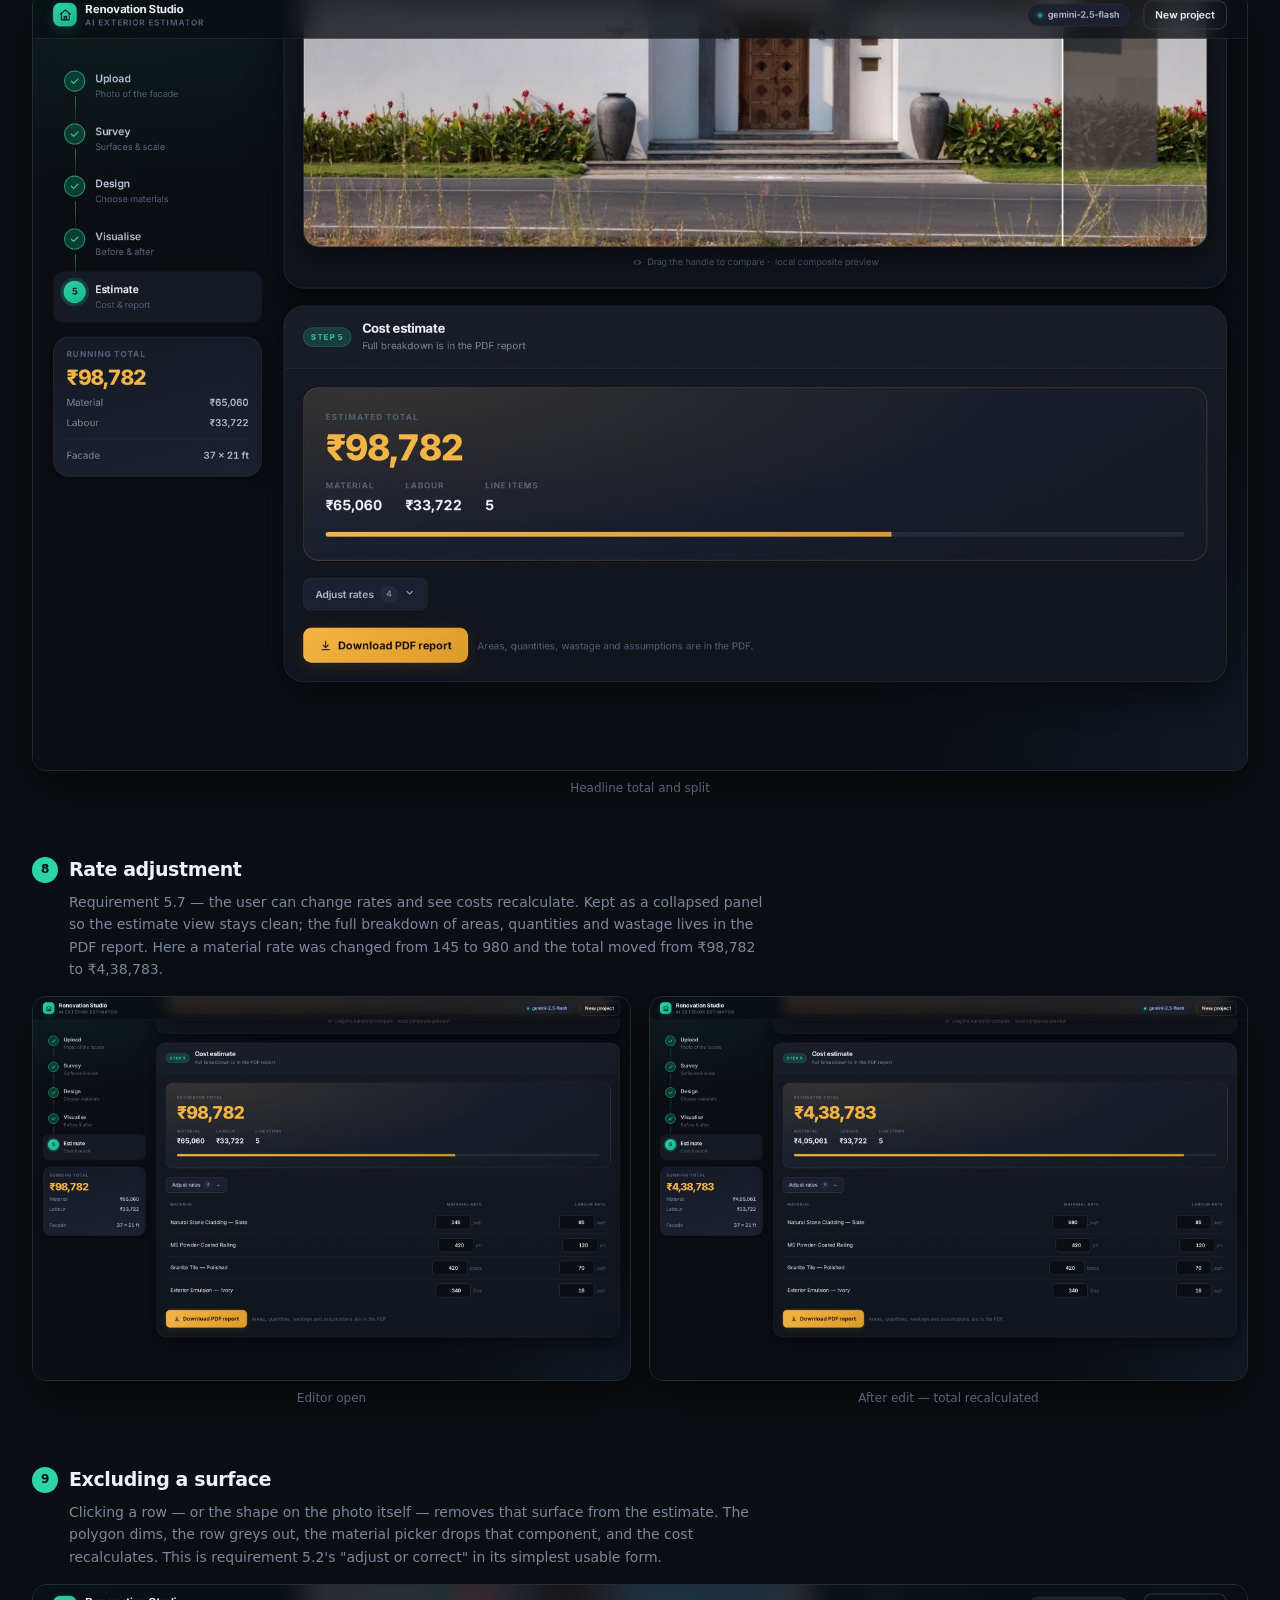
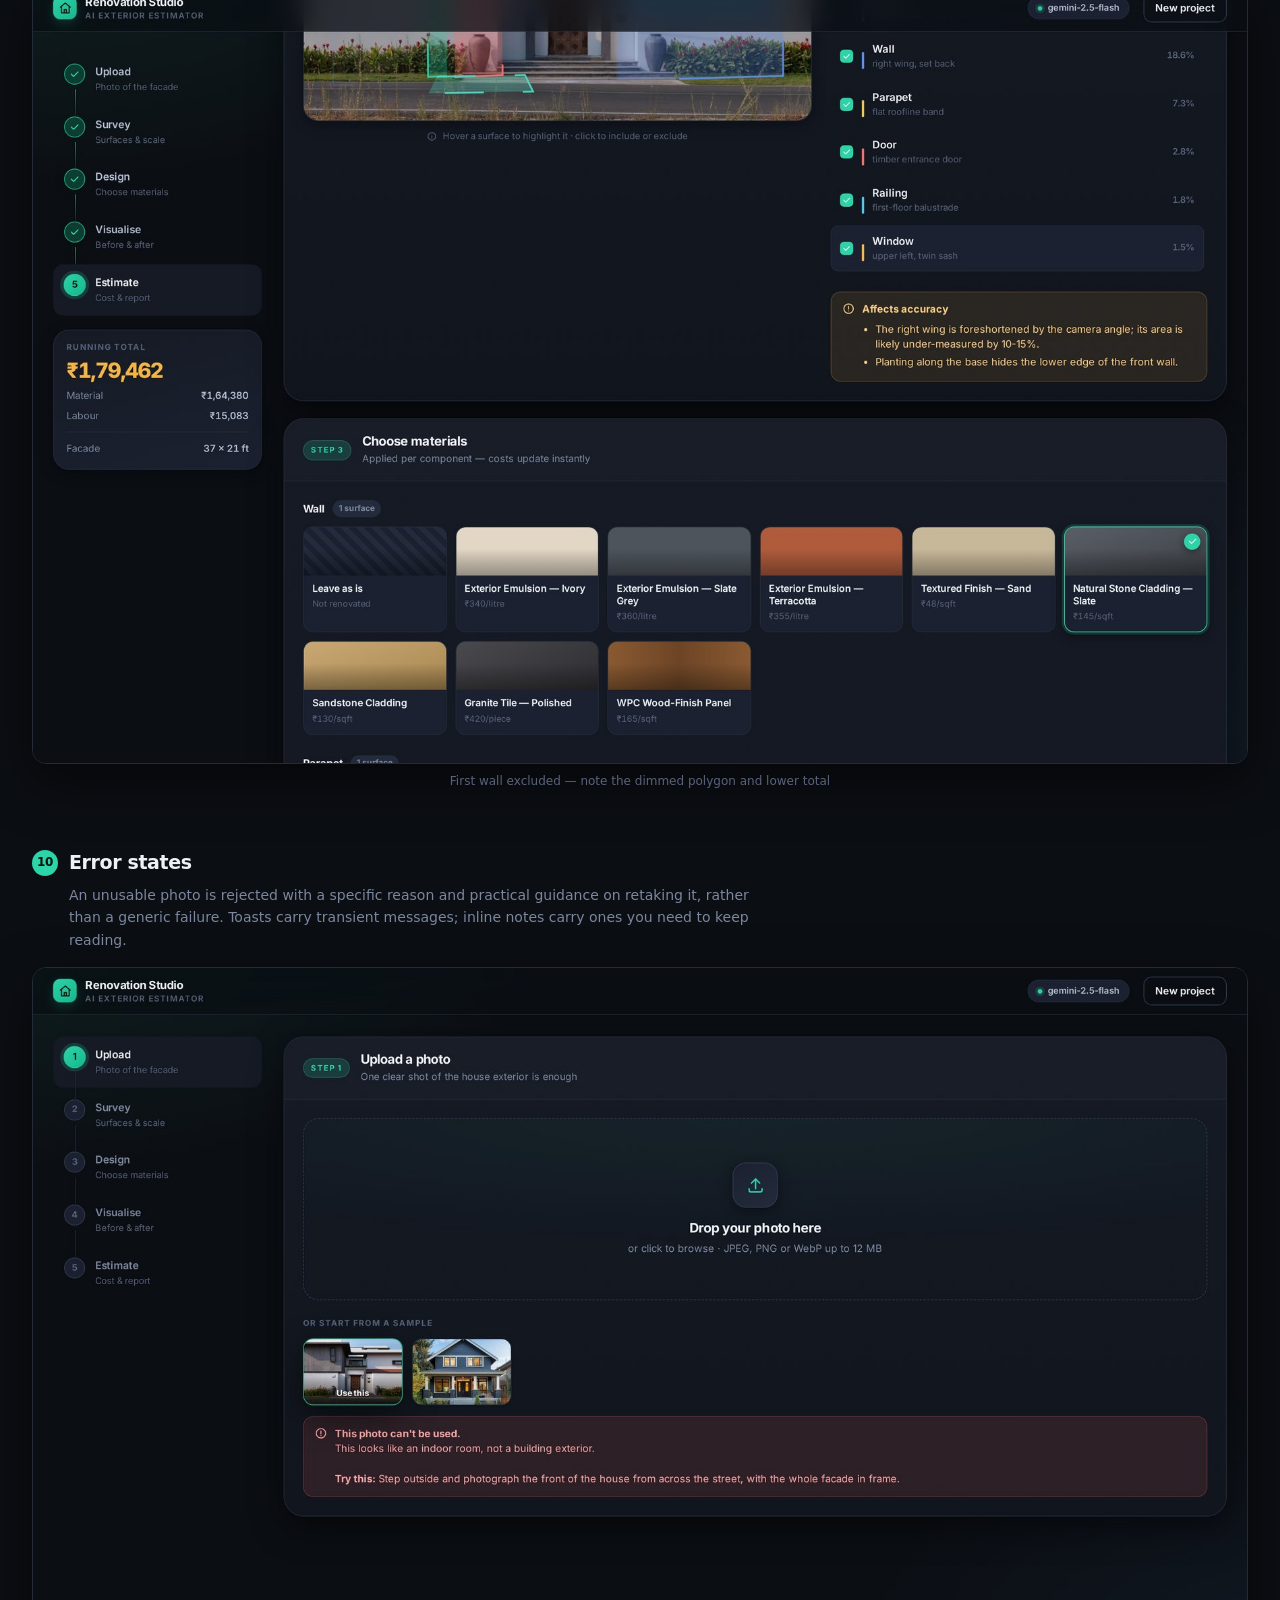
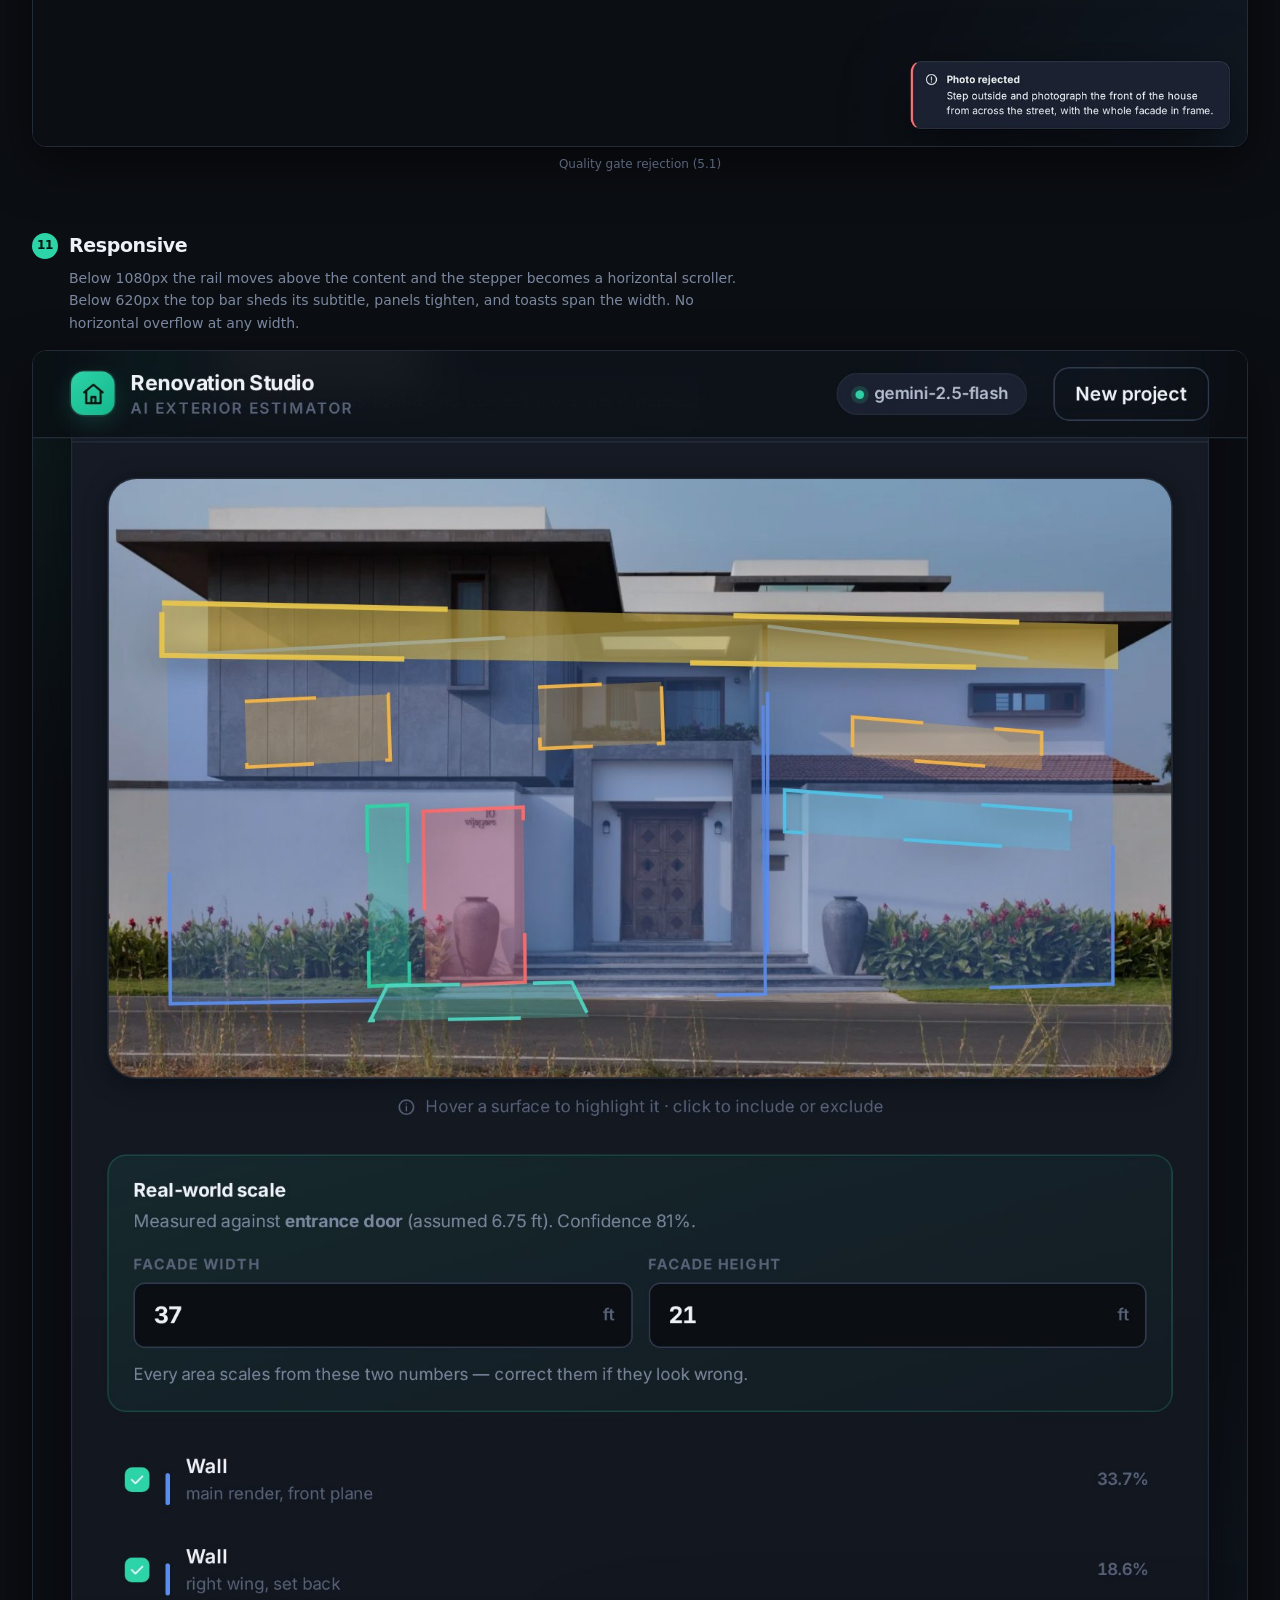
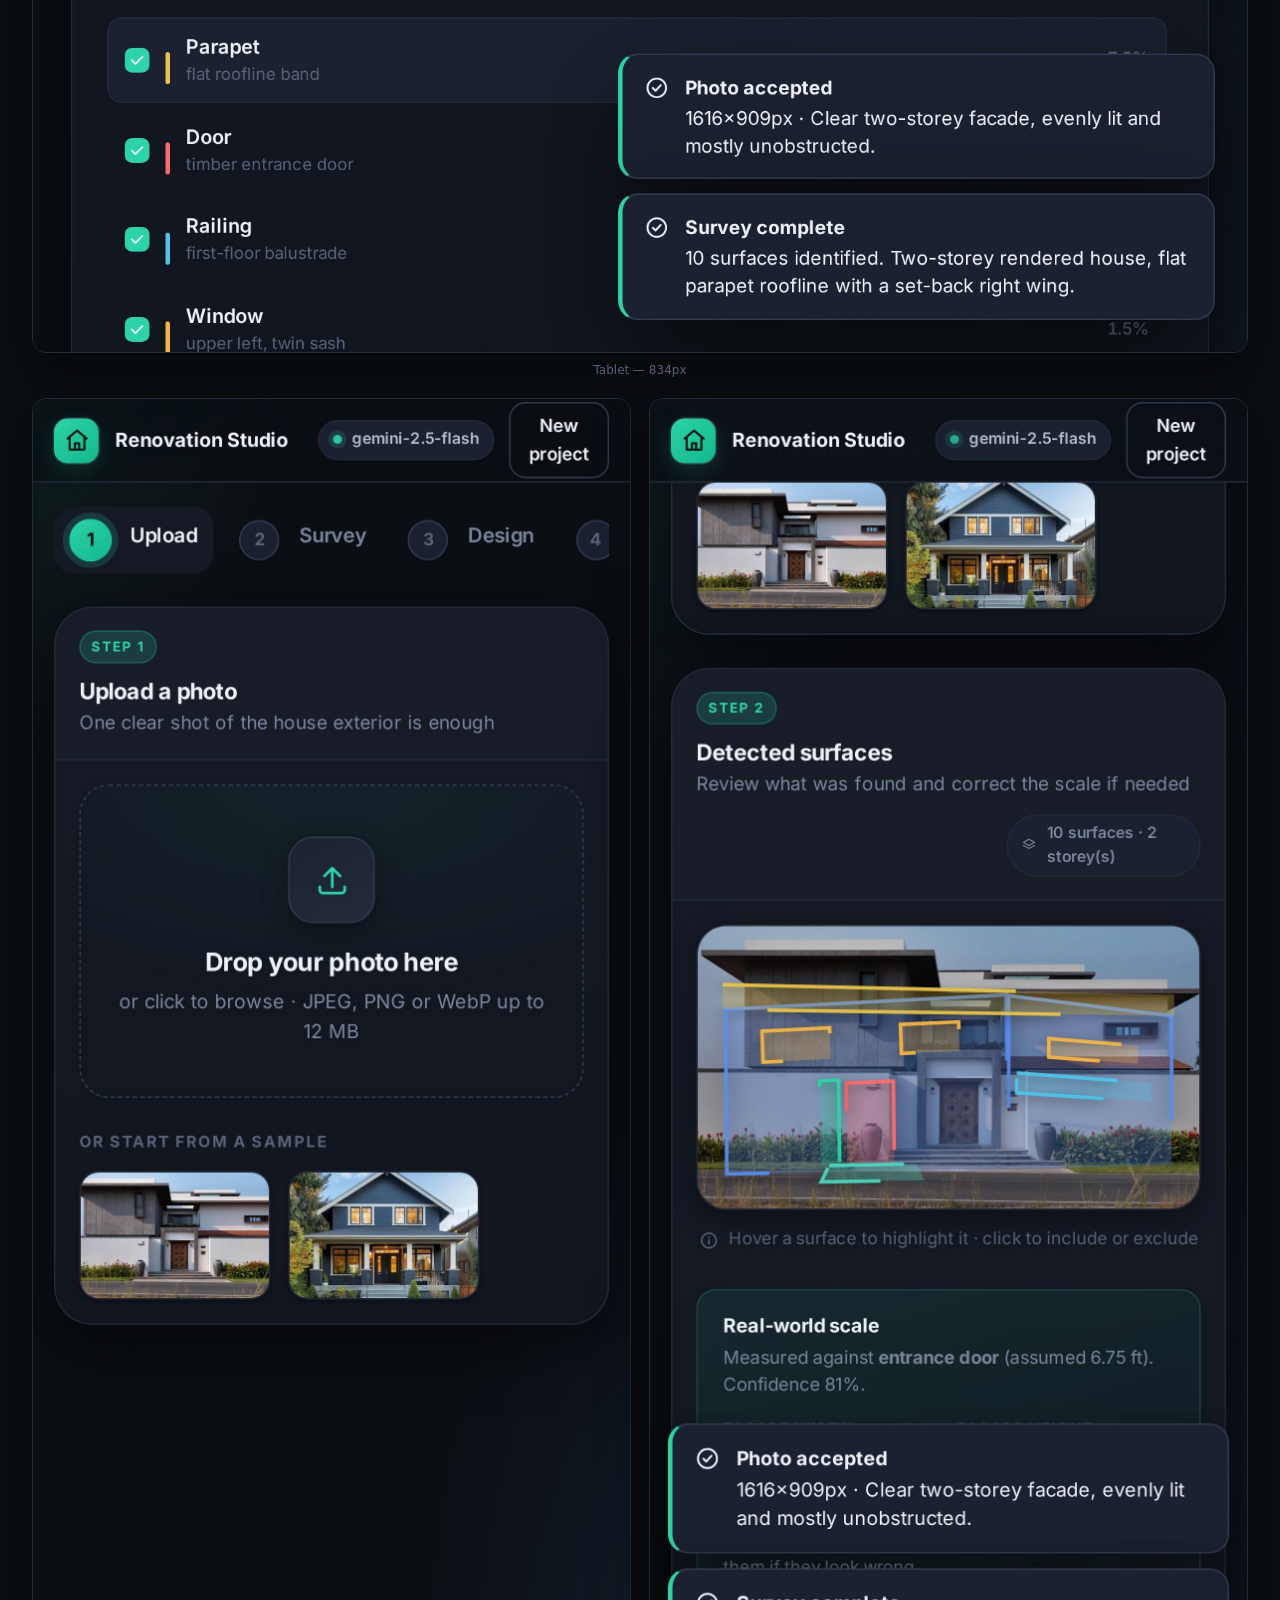
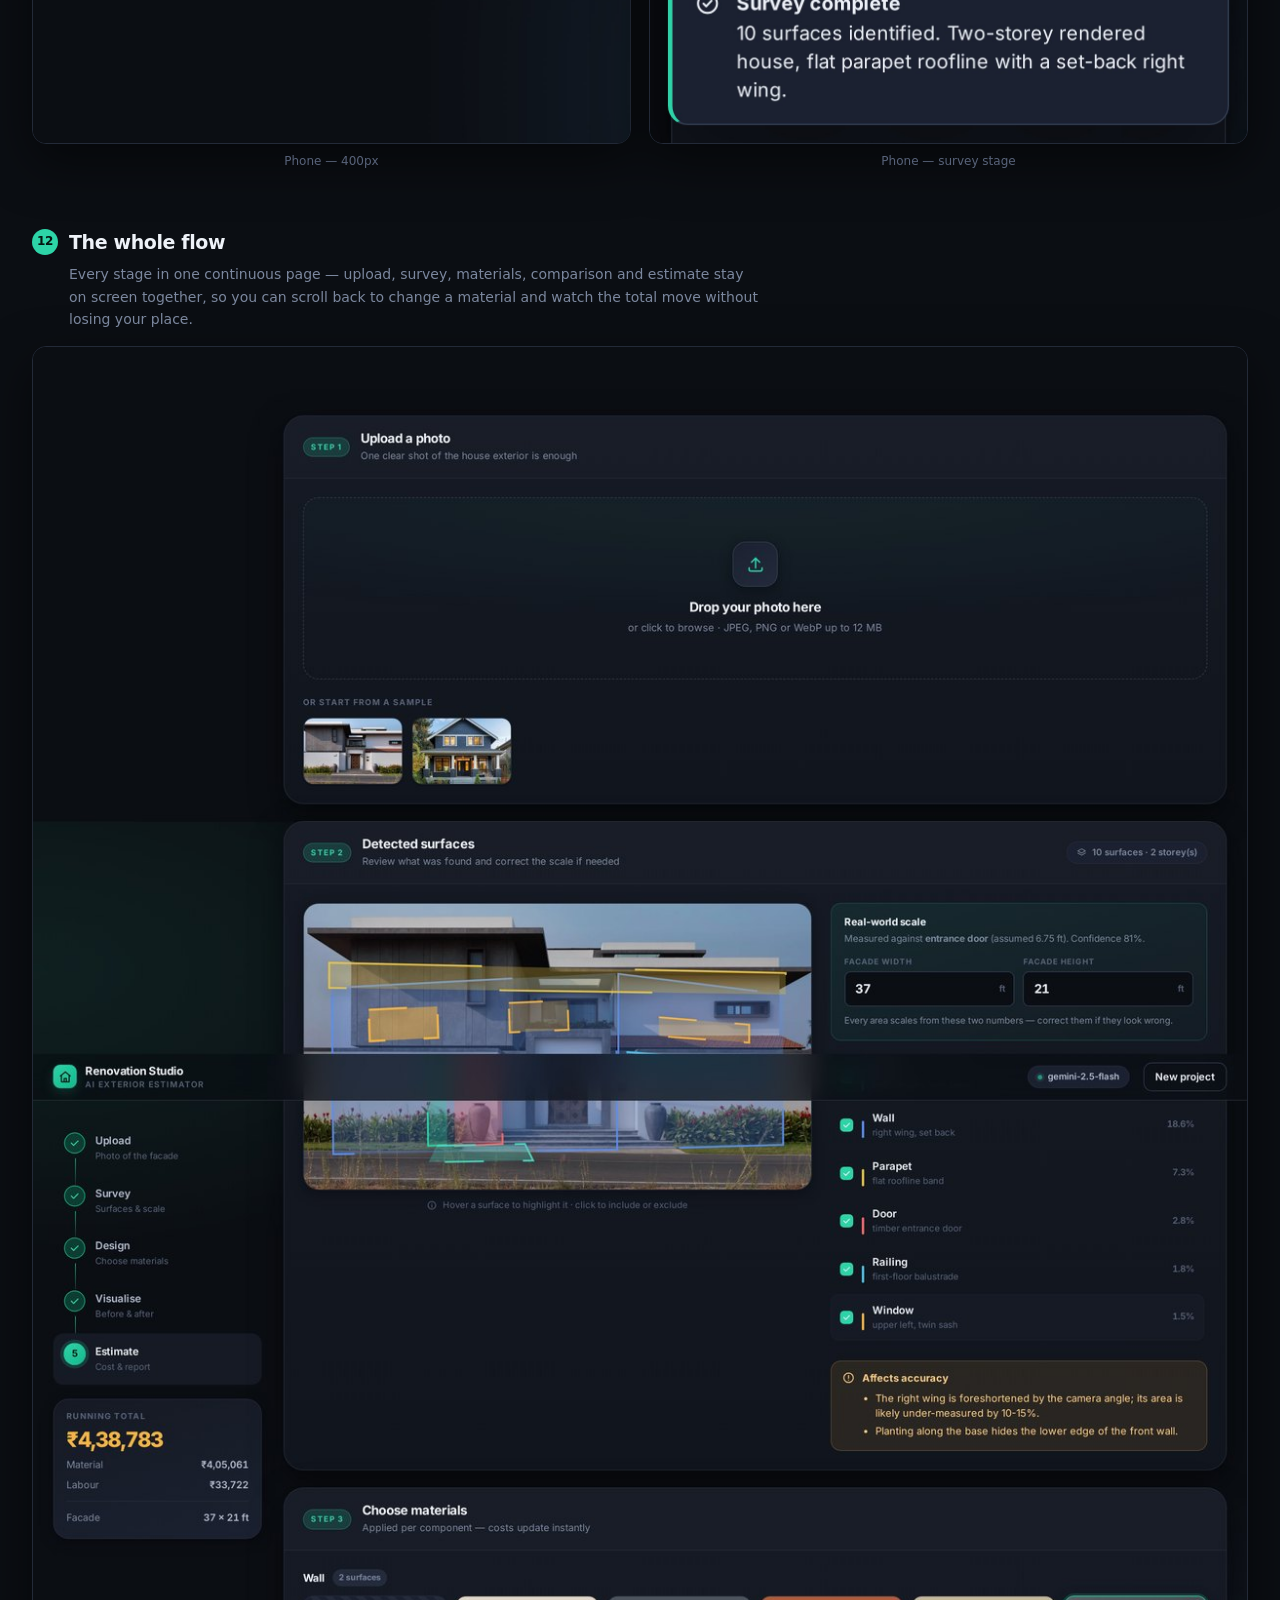
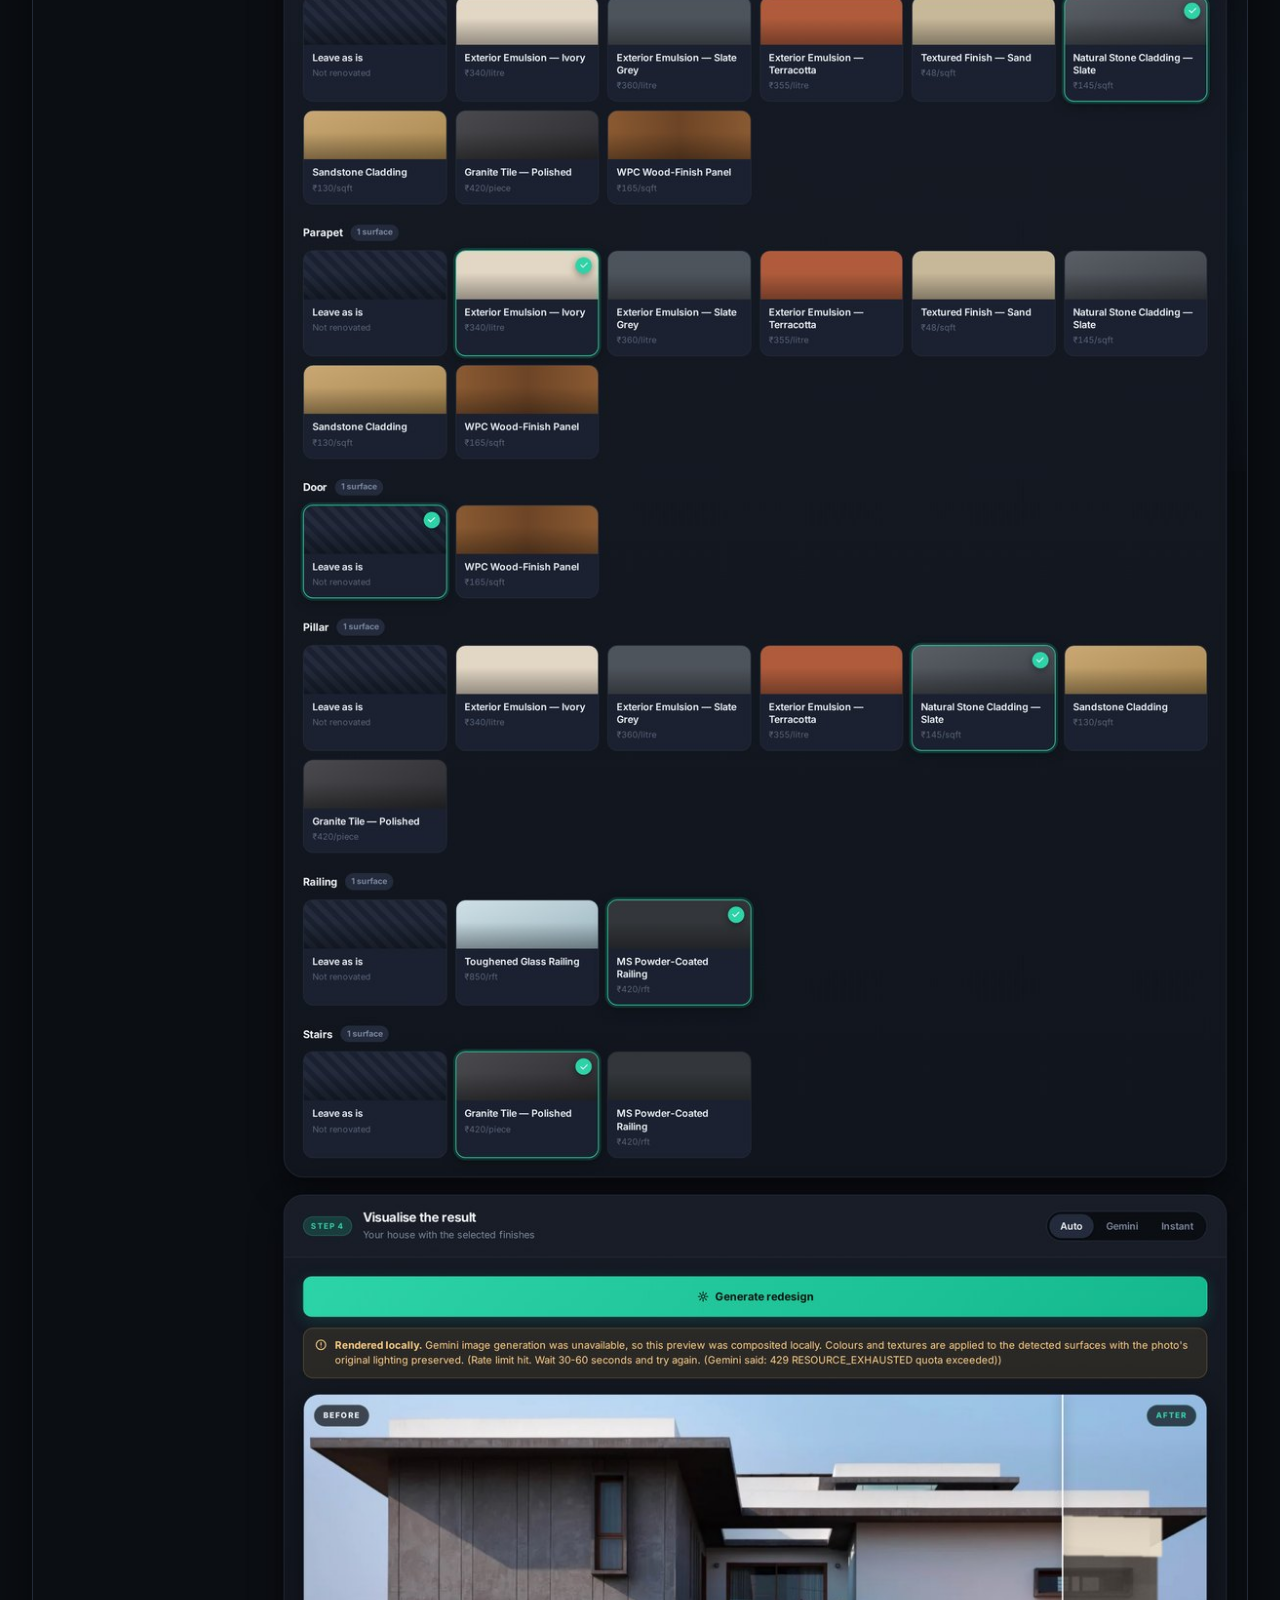
<file: docs/v2-demo.html>
<!doctype html>
<html lang="en">
<head>
<meta charset="utf-8">
<meta name="viewport" content="width=device-width, initial-scale=1">
<title>Renovation Studio v2 — UI Walkthrough</title>
<style>
  :root {
    --bg:#0b0e13; --surface:#151a24; --surface-2:#1b2130; --line:#232a38;
    --ink:#eef2f8; --ink-2:#b3bdd0; --ink-3:#7b879e; --ink-4:#58637a;
    --brand:#2dd4a7; --gold:#f5b544; --r:14px;
  }
  *{box-sizing:border-box}
  body{
    margin:0;background:var(--bg);color:var(--ink);
    font:15px/1.6 -apple-system,BlinkMacSystemFont,"Segoe UI",system-ui,sans-serif;
    -webkit-font-smoothing:antialiased;
  }
  body::before{
    content:"";position:fixed;inset:-30%;z-index:-1;pointer-events:none;
    background:radial-gradient(46% 38% at 18% 12%,rgba(45,212,167,.08),transparent 62%),
               radial-gradient(42% 44% at 84% 78%,rgba(90,169,255,.06),transparent 60%);
  }
  header{
    padding:52px 32px 30px;border-bottom:1px solid var(--line);
    max-width:1280px;margin:0 auto;
  }
  h1{margin:0 0 8px;font-size:31px;letter-spacing:-.03em}
  .lede{color:var(--ink-3);font-size:15.5px;max-width:70ch}
  .badges{display:flex;gap:8px;margin-top:18px;flex-wrap:wrap}
  .badge{
    font-size:11.5px;font-weight:600;padding:5px 11px;border-radius:100px;
    background:var(--surface-2);border:1px solid var(--line);color:var(--ink-3);
  }
  .badge.on{color:var(--brand);border-color:rgba(45,212,167,.3);background:rgba(45,212,167,.1)}

  main{max-width:1280px;margin:0 auto;padding:36px 32px 90px}
  section{margin-bottom:56px;scroll-margin-top:20px}
  .num{
    display:inline-grid;place-items:center;width:26px;height:26px;border-radius:50%;
    background:var(--brand);color:#04140f;font-size:12px;font-weight:800;margin-right:11px;
  }
  h2{margin:0 0 6px;font-size:19px;letter-spacing:-.02em;display:flex;align-items:center}
  .cap{color:var(--ink-3);font-size:14px;margin:0 0 16px 37px;max-width:78ch}
  figure{margin:0}
  img{
    width:100%;display:block;border-radius:var(--r);
    border:1px solid var(--line);box-shadow:0 18px 50px rgba(0,0,0,.5);
    cursor:zoom-in;background:var(--surface);
  }
  .row{display:grid;grid-template-columns:1fr 1fr;gap:18px}
  @media(max-width:880px){.row{grid-template-columns:1fr}}
  .thin{max-width:430px}
  .sub{font-size:12px;color:var(--ink-4);margin-top:8px;text-align:center}

  nav{
    position:sticky;top:0;z-index:20;background:rgba(11,14,19,.88);
    backdrop-filter:blur(16px);border-bottom:1px solid var(--line);
    padding:11px 32px;display:flex;gap:7px;overflow-x:auto;
  }
  nav a{
    color:var(--ink-3);text-decoration:none;font-size:12.5px;font-weight:550;
    padding:6px 12px;border-radius:100px;white-space:nowrap;transition:.14s;
  }
  nav a:hover{background:var(--surface-2);color:var(--ink)}

  /* lightbox */
  #lb{
    position:fixed;inset:0;z-index:100;background:rgba(4,6,10,.96);
    display:none;place-items:center;padding:26px;cursor:zoom-out;
  }
  #lb.on{display:grid}
  #lb img{max-width:100%;max-height:94vh;width:auto;object-fit:contain;box-shadow:none;cursor:zoom-out}
  footer{border-top:1px solid var(--line);padding:26px 32px 60px;max-width:1280px;margin:0 auto;color:var(--ink-4);font-size:13px}
  code{background:var(--surface-2);padding:2px 6px;border-radius:5px;font-size:12.5px;color:var(--ink-2)}
  .switch{
    display:inline-block;margin-top:16px;font-size:13px;color:var(--brand);
    text-decoration:none;font-weight:600;padding:8px 15px;border-radius:8px;
    border:1px solid rgba(45,212,167,.3);background:rgba(45,212,167,.1);
  }
  .switch:hover{background:rgba(45,212,167,.18)}
</style>
</head>
<body>

<header>
  <h1>Renovation Studio — v2 UI</h1>
  <p class="lede">
    A complete walkthrough of the redesigned interface, captured end to end from
    the running application. Every Gemini call was replaced with a canned
    response so the flow runs without an API key — but the layout, animation,
    arithmetic and the redesigned image are all produced by the real app.
  </p>
  <div class="badges">
    <span class="badge on">23 screens</span>
    <span class="badge">Desktop · Tablet · Phone</span>
    <span class="badge">Zero JS errors</span>
    <span class="badge">Click any image to enlarge</span>
  </div>
  <div><a class="switch" href="v1-demo.html">← See the v1 interface</a></div>
</header>

<nav>
  <a href="#s1">Upload</a>
  <a href="#s2">Survey</a>
  <a href="#s3">Scale</a>
  <a href="#s4">Materials</a>
  <a href="#s5">Rendering</a>
  <a href="#s6">Compare</a>
  <a href="#s7">Estimate</a>
  <a href="#s8">Rates</a>
  <a href="#s9">Editing</a>
  <a href="#s10">Errors</a>
  <a href="#s11">Responsive</a>
  <a href="#s12">Full page</a>
</nav>

<main>

<section id="s1">
  <h2><span class="num">1</span>Upload</h2>
  <p class="cap">
    Dark product shell: sticky top bar with a live model chip, a five-step rail
    on the left, and the working area on the right. The dropzone lifts and
    glows on hover; a light sweep animates across it while a file is over it.
  </p>
  <div class="row">
    <figure><img src="v2-screens/01_landing.jpg" alt="Landing"><div class="sub">Initial state</div></figure>
    <figure><img src="v2-screens/02_dropzone_hover.jpg" alt="Dropzone hover"><div class="sub">Dropzone on hover</div></figure>
  </div>
</section>

<section id="s2">
  <h2><span class="num">2</span>Survey</h2>
  <p class="cap">
    While the quality gate runs, a spinner and indeterminate bar report what is
    happening. Once the survey returns, each detected surface draws its outline
    on with a staggered delay, then its fill fades in behind. Colour is shared
    between the photo and the list, so a row and a shape are obviously the same
    thing. Hovering either one highlights both.
  </p>
  <div class="row">
    <figure><img src="v2-screens/03_uploading.jpg" alt="Uploading"><div class="sub">Quality gate running</div></figure>
    <figure><img src="v2-screens/04_survey.jpg" alt="Survey"><div class="sub">10 surfaces identified</div></figure>
  </div>
  <figure style="margin-top:18px"><img src="v2-screens/05_region_hover.jpg" alt="Region hover">
    <div class="sub">Hovering a row lifts it and intensifies the matching polygon</div></figure>
</section>

<section id="s3">
  <h2><span class="num">3</span>Real-world scale</h2>
  <p class="cap">
    The number that multiplies every cost in the system, so it is surfaced
    rather than buried: which reference object was used, its assumed size, the
    model's confidence, and two editable dimensions. Changing either one
    recalculates the whole estimate immediately.
  </p>
  <figure class="thin"><img src="v2-screens/06_scale_panel.jpg" alt="Scale panel"></figure>
</section>

<section id="s4">
  <h2><span class="num">4</span>Material selection</h2>
  <p class="cap">
    Grouped by component, each option a swatch card with its rate. Cards lift on
    hover; selecting one springs a checkmark in and rings the card in brand
    colour. "Leave as is" excludes a component from both the render and the cost.
  </p>
  <figure><img src="v2-screens/07_materials.jpg" alt="Materials"><div class="sub">Catalog grouped per component</div></figure>
  <div class="row" style="margin-top:18px">
    <figure><img src="v2-screens/08_material_hover.jpg" alt="Material hover"><div class="sub">Card hover</div></figure>
    <figure><img src="v2-screens/09_material_selected.jpg" alt="Material selected"><div class="sub">Selected state</div></figure>
  </div>
</section>

<section id="s5">
  <h2><span class="num">5</span>Rendering</h2>
  <p class="cap">
    The generate button shimmers while working and the status panel says which
    engine is running. Auto tries Gemini first and composites locally if the API
    is rate-limited — which is exactly what happened here, and the UI says so
    plainly rather than passing the cheaper render off as the photorealistic one.
  </p>
  <figure><img src="v2-screens/10_rendering.jpg" alt="Rendering"><div class="sub">In progress</div></figure>
</section>

<section id="s6">
  <h2><span class="num">6</span>Before / after comparison</h2>
  <p class="cap">
    A drag-to-compare slider. On load the "after" image wipes across from 0 to
    100%, then eases back to the midpoint so the handle is obviously grabbable.
    Draggable by pointer, nudges toward the cursor on hover, and arrow-key
    accessible. Note the roofline and window edges lining up exactly across the
    seam — the two images stay in register at any split.
  </p>
  <div class="row">
    <figure><img src="v2-screens/11_compare_revealing.jpg" alt="Reveal"><div class="sub">Mid reveal animation</div></figure>
    <figure><img src="v2-screens/12_compare_settled.jpg" alt="Settled"><div class="sub">Settled at 50%</div></figure>
  </div>
  <div class="row" style="margin-top:18px">
    <figure><img src="v2-screens/13_compare_mostly_after.jpg" alt="Dragged left"><div class="sub">Dragged left — mostly redesigned</div></figure>
    <figure><img src="v2-screens/14_compare_mostly_before.jpg" alt="Dragged right"><div class="sub">Dragged right — mostly original</div></figure>
  </div>
</section>

<section id="s7">
  <h2><span class="num">7</span>Cost estimate</h2>
  <p class="cap">
    The total counts up rather than snapping, so a rate change is legible as
    movement. A split bar shows the material/labour proportion. The rail on the
    left mirrors the total throughout, so it stays visible while you scroll
    through materials.
  </p>
  <figure><img src="v2-screens/15_estimate.jpg" alt="Estimate"><div class="sub">Headline total and split</div></figure>
</section>

<section id="s8">
  <h2><span class="num">8</span>Rate adjustment</h2>
  <p class="cap">
    Requirement 5.7 — the user can change rates and see costs recalculate. Kept
    as a collapsed panel so the estimate view stays clean; the full breakdown of
    areas, quantities and wastage lives in the PDF report. Here a material rate
    was changed from 145 to 980 and the total moved from ₹98,782 to ₹4,38,783.
  </p>
  <div class="row">
    <figure><img src="v2-screens/16_rate_editor.jpg" alt="Rate editor"><div class="sub">Editor open</div></figure>
    <figure><img src="v2-screens/17_rate_changed.jpg" alt="Rate changed"><div class="sub">After edit — total recalculated</div></figure>
  </div>
</section>

<section id="s9">
  <h2><span class="num">9</span>Excluding a surface</h2>
  <p class="cap">
    Clicking a row — or the shape on the photo itself — removes that surface from
    the estimate. The polygon dims, the row greys out, the material picker drops
    that component, and the cost recalculates. This is requirement 5.2's
    "adjust or correct" in its simplest usable form.
  </p>
  <figure><img src="v2-screens/18_region_excluded.jpg" alt="Region excluded"><div class="sub">First wall excluded — note the dimmed polygon and lower total</div></figure>
</section>

<section id="s10">
  <h2><span class="num">10</span>Error states</h2>
  <p class="cap">
    An unusable photo is rejected with a specific reason and practical guidance
    on retaking it, rather than a generic failure. Toasts carry transient
    messages; inline notes carry ones you need to keep reading.
  </p>
  <figure><img src="v2-screens/23_photo_rejected.jpg" alt="Rejected"><div class="sub">Quality gate rejection (5.1)</div></figure>
</section>

<section id="s11">
  <h2><span class="num">11</span>Responsive</h2>
  <p class="cap">
    Below 1080px the rail moves above the content and the stepper becomes a
    horizontal scroller. Below 620px the top bar sheds its subtitle, panels
    tighten, and toasts span the width. No horizontal overflow at any width.
  </p>
  <figure><img src="v2-screens/20_tablet.jpg" alt="Tablet"><div class="sub">Tablet — 834px</div></figure>
  <div class="row" style="margin-top:18px">
    <figure><img src="v2-screens/21_phone_landing.jpg" alt="Phone landing"><div class="sub">Phone — 400px</div></figure>
    <figure><img src="v2-screens/22_phone_survey.jpg" alt="Phone survey"><div class="sub">Phone — survey stage</div></figure>
  </div>
</section>

<section id="s12">
  <h2><span class="num">12</span>The whole flow</h2>
  <p class="cap">
    Every stage in one continuous page — upload, survey, materials, comparison
    and estimate stay on screen together, so you can scroll back to change a
    material and watch the total move without losing your place.
  </p>
  <figure><img src="v2-screens/19_full_page.jpg" alt="Full page"><div class="sub">Full-page capture</div></figure>
</section>

</main>

<footer>
  Captured from the running app with <code>app.vision</code> and
  <code>app.redesign</code> mocked — no API key, no network. The redesigned
  image is genuine output from the local compositor
  (<code>app/composite.py</code>). Run the real thing with
  <code>uvicorn app.main:app --port 8000</code> and open
  <code>/v2</code>.
</footer>

<div id="lb"><img alt=""></div>
<script>
  const lb = document.getElementById('lb'), lbImg = lb.querySelector('img');
  document.querySelectorAll('main img').forEach(i => {
    i.onclick = () => { lbImg.src = i.src; lb.classList.add('on'); };
  });
  lb.onclick = () => lb.classList.remove('on');
  addEventListener('keydown', e => e.key === 'Escape' && lb.classList.remove('on'));
</script>
</body>
</html>
</file>
